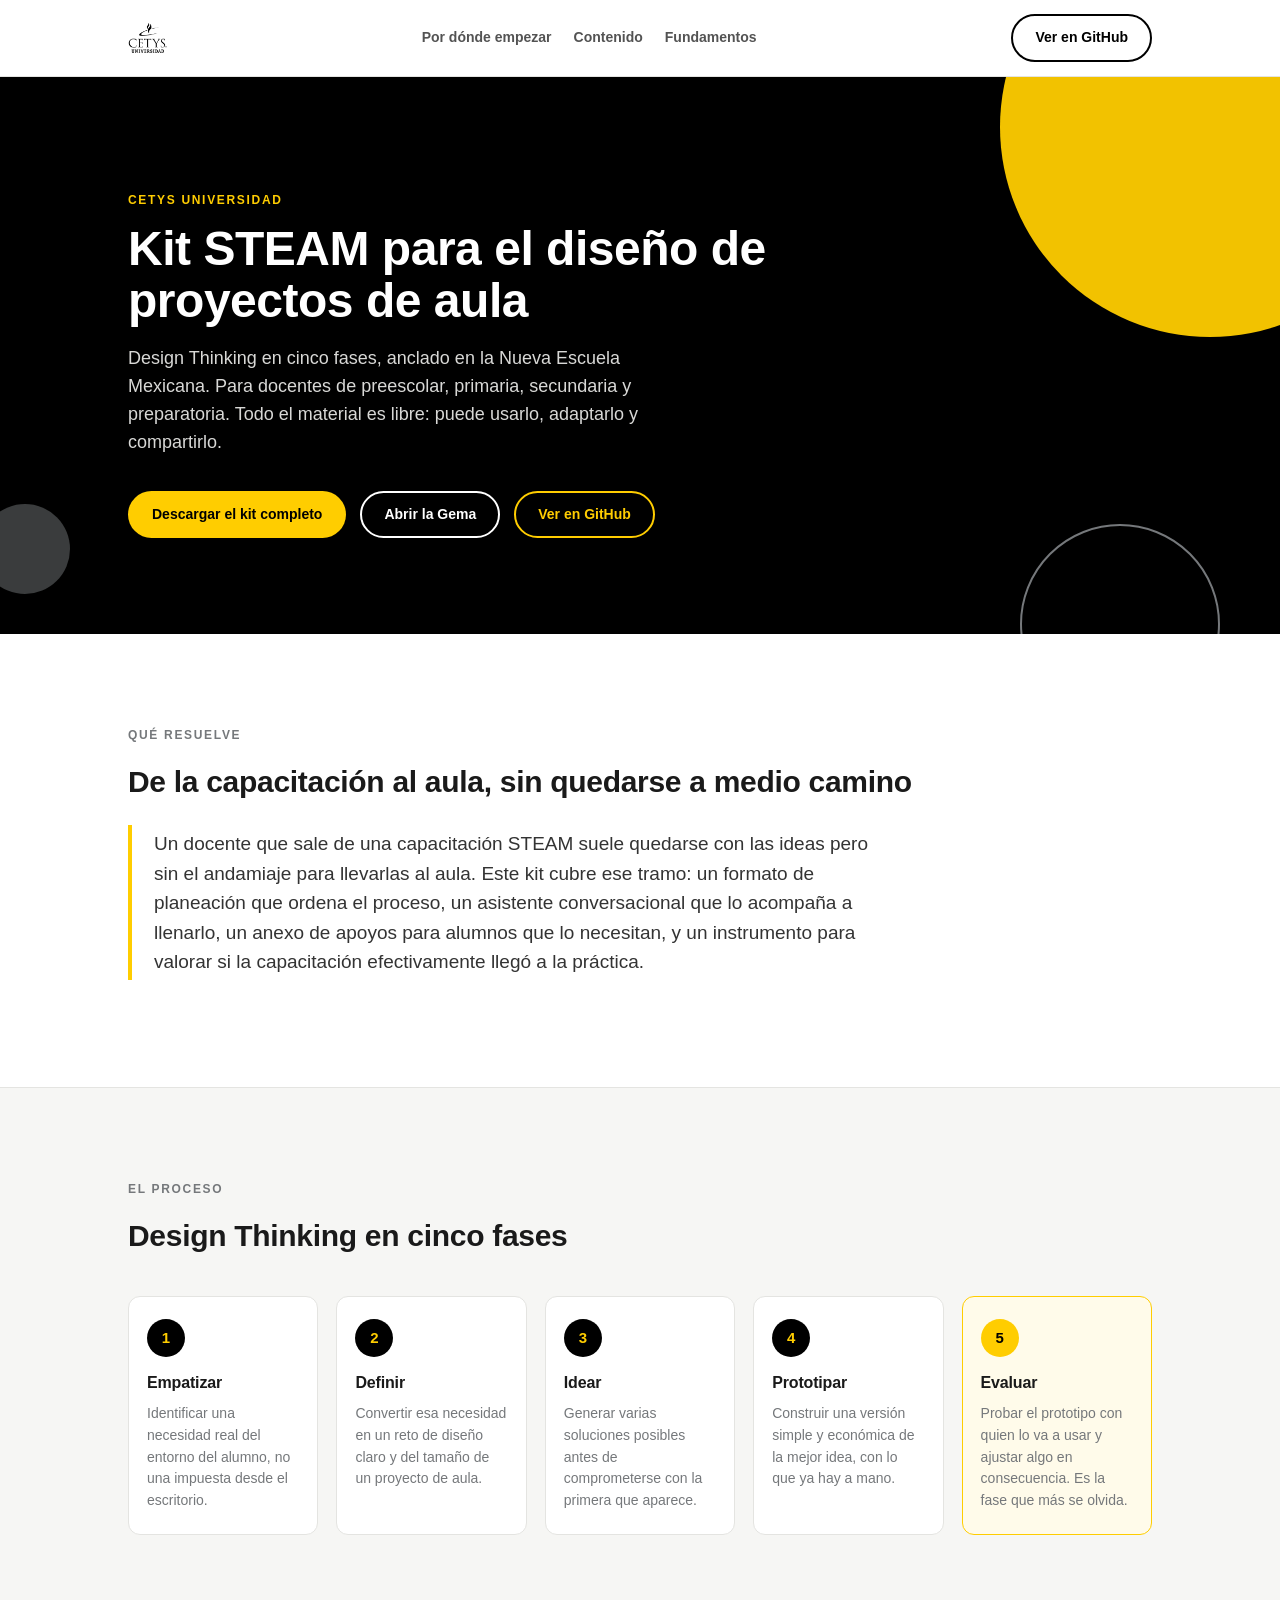
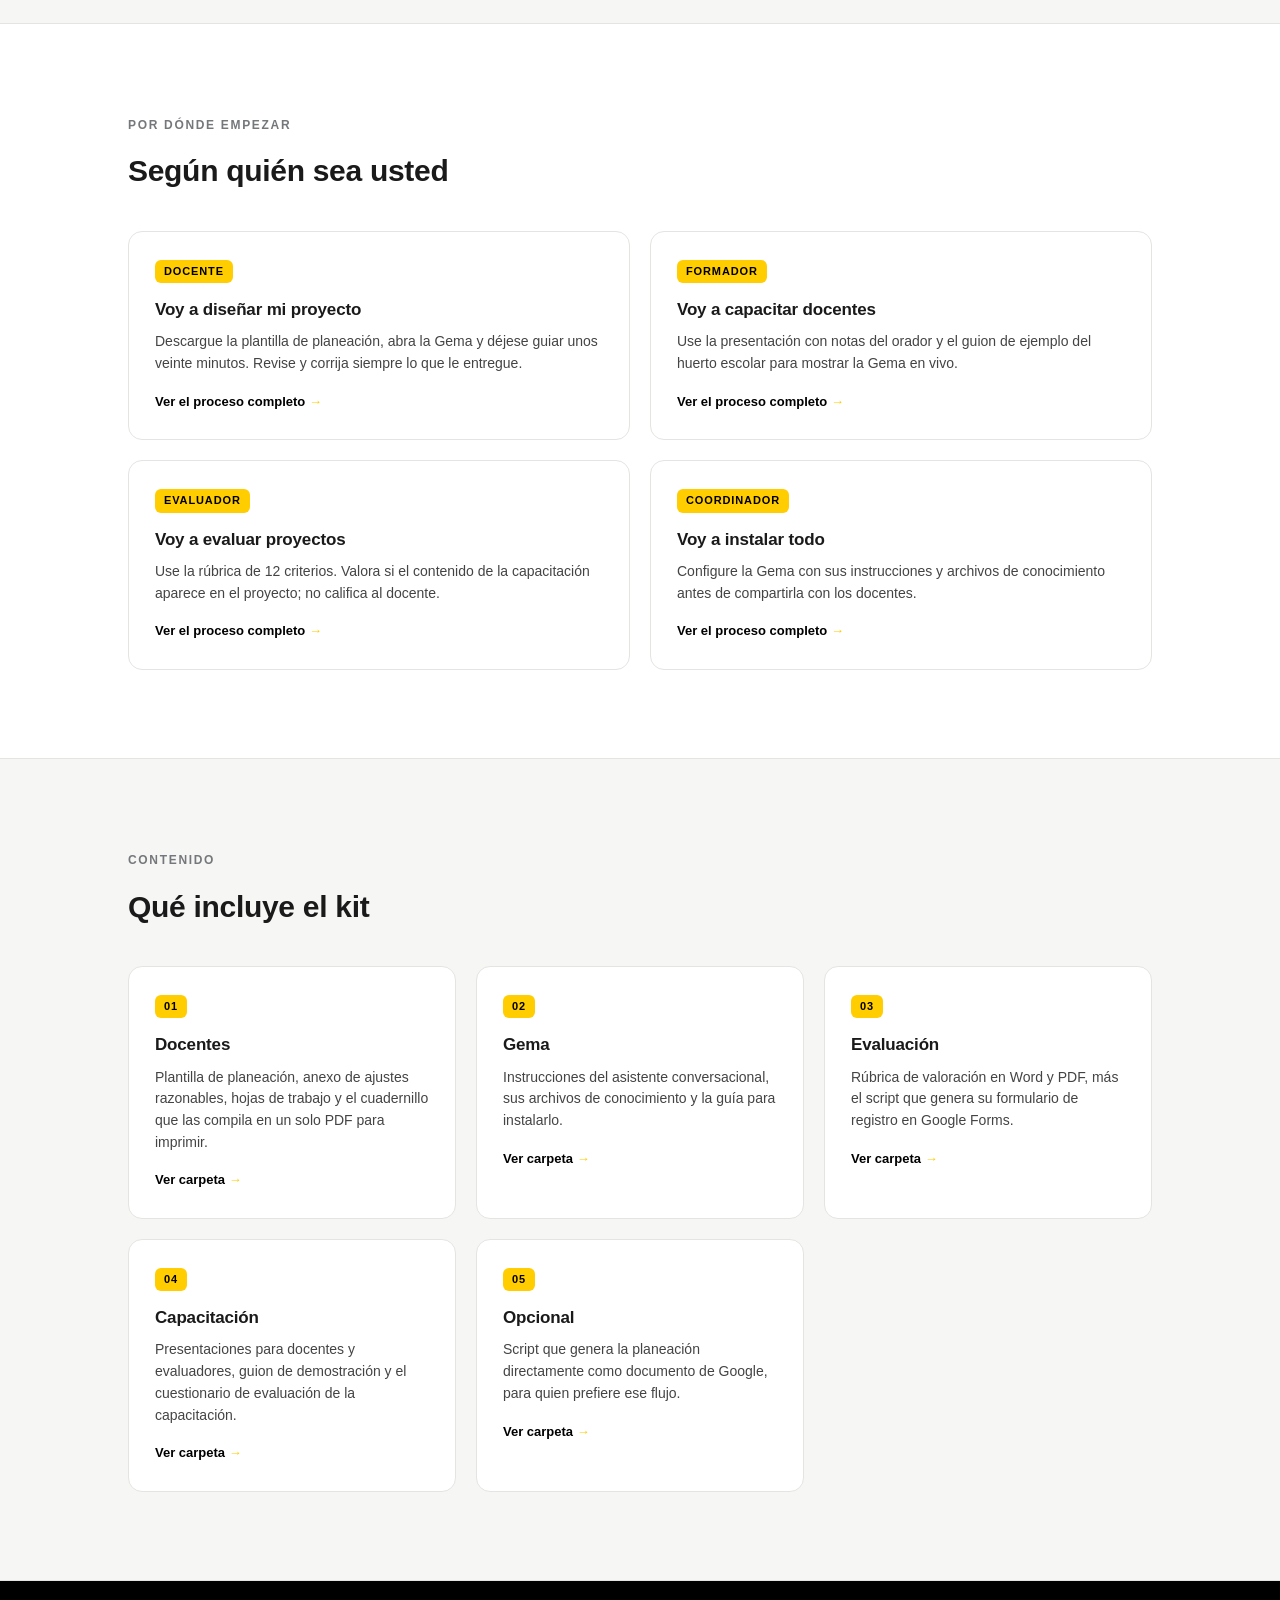
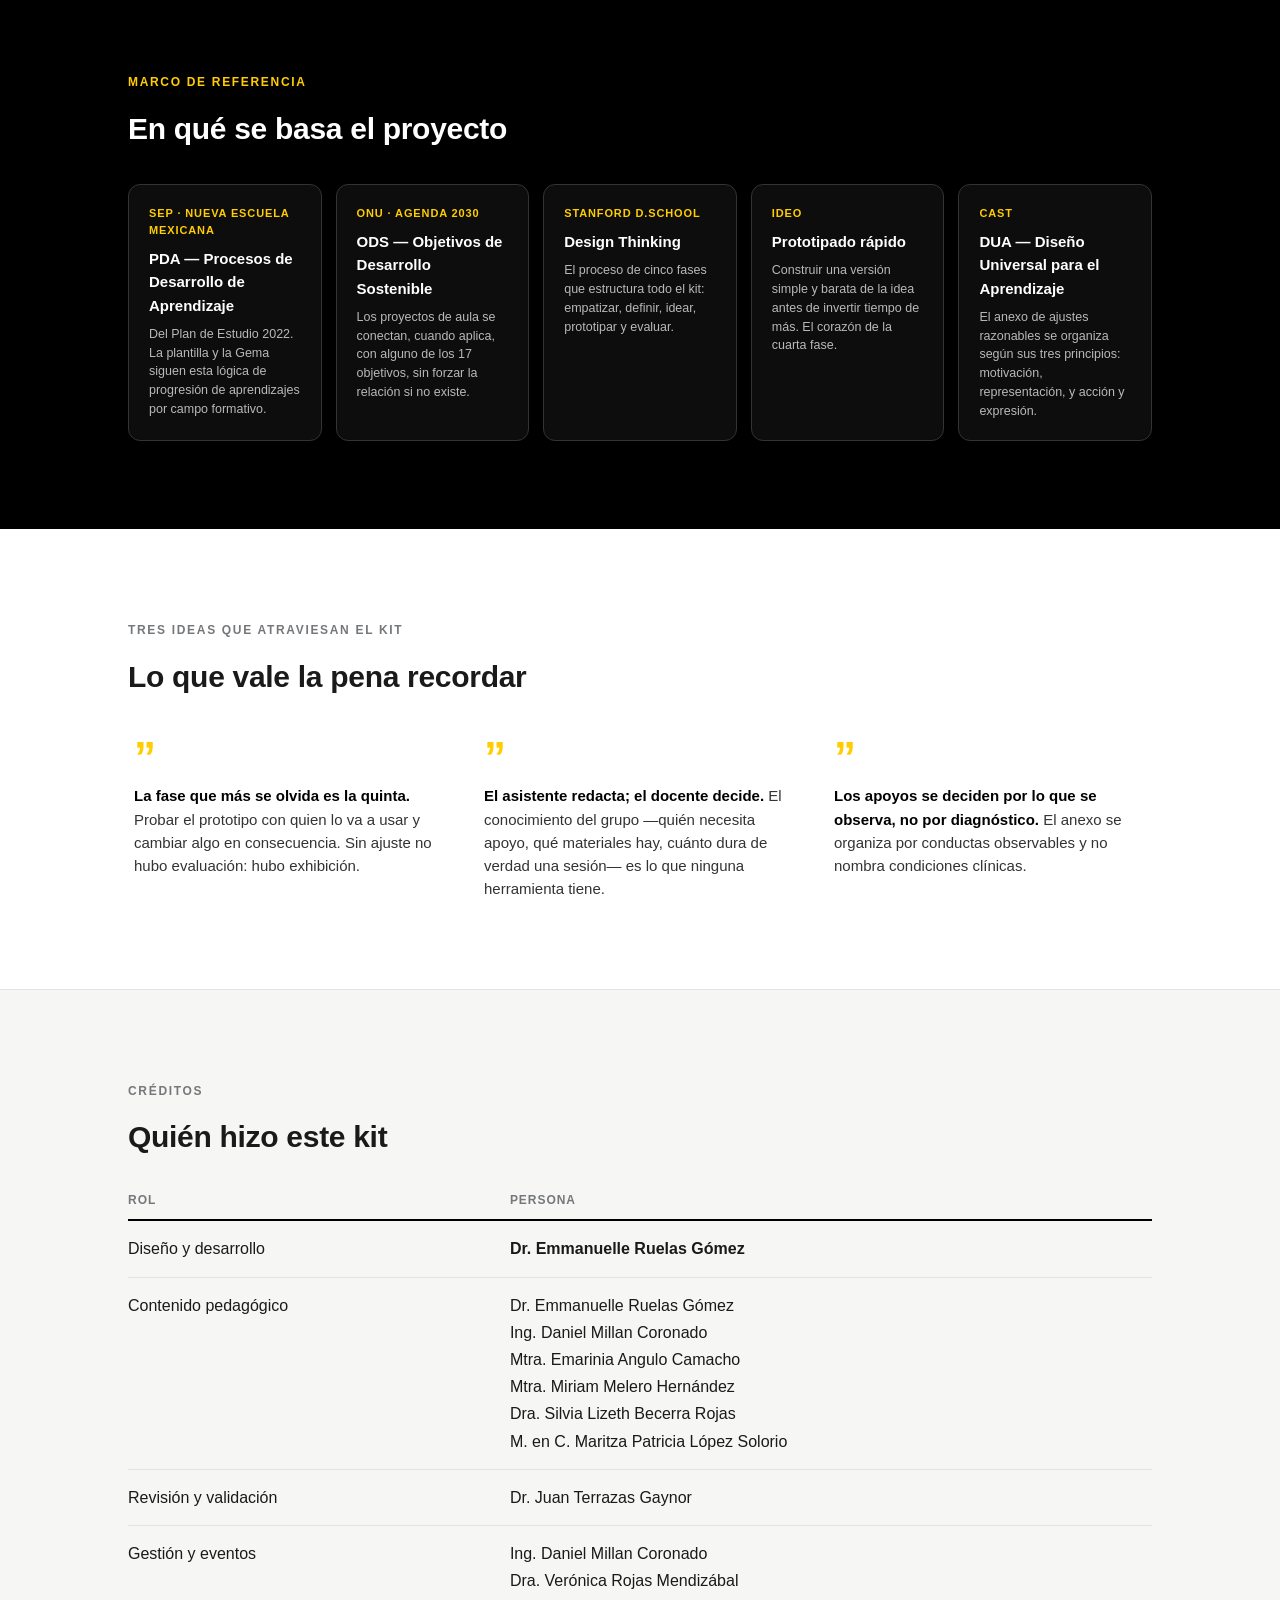
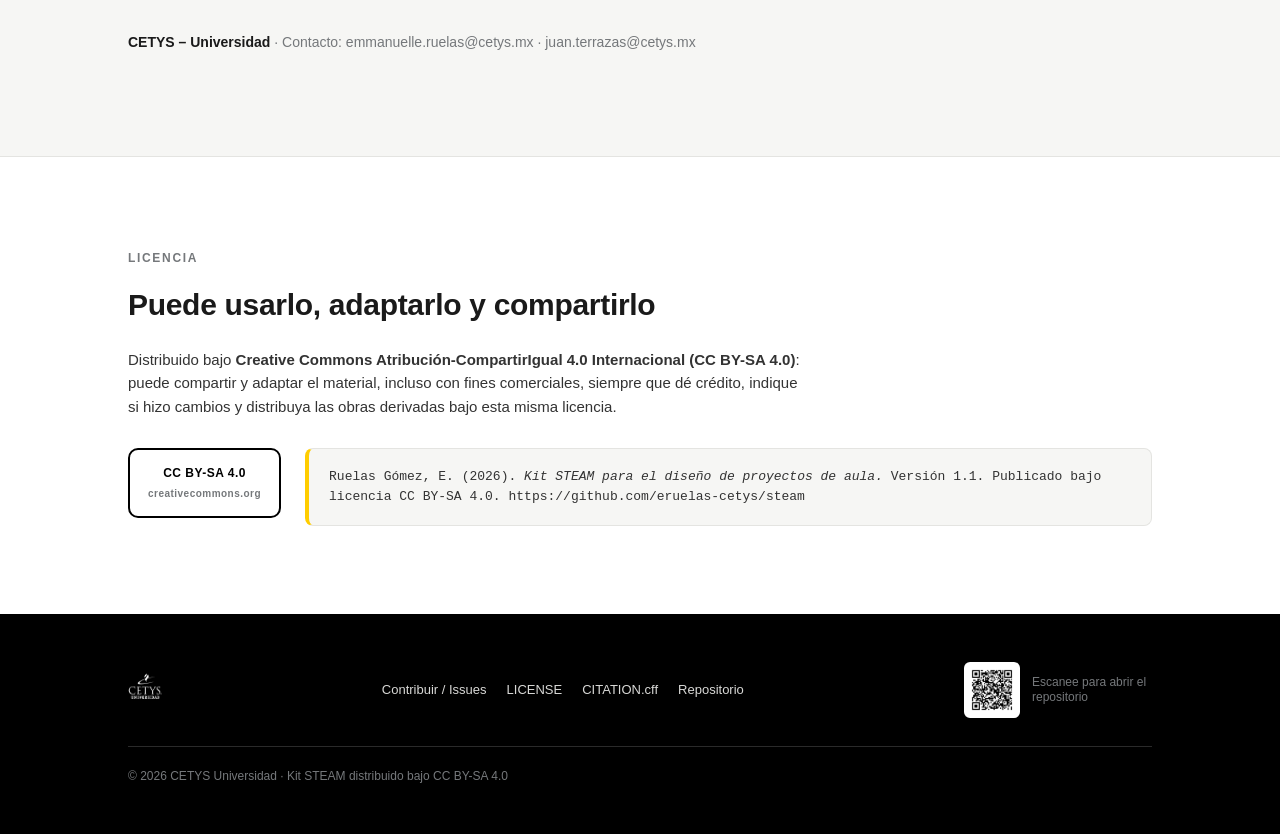
<file: docs/index.html>
<!DOCTYPE html>
<html lang="es">
<head>
<meta charset="UTF-8">
<meta name="viewport" content="width=device-width, initial-scale=1.0">
<title>Kit STEAM · CETYS</title>
<meta name="description" content="Kit completo para el diseño, la implementación y la valoración de proyectos STEAM de aula. Design Thinking en cinco fases, anclado en la Nueva Escuela Mexicana.">
<link rel="stylesheet" href="assets/styles.css">
</head>
<body>

<header class="site-nav">
  <div class="nav-inner">
    <a class="logo-link" href="index.html"><img src="assets/cetys-logotipo-negro.png" alt="CETYS Universidad"></a>
    <nav class="nav-links">
      <a href="#empezar">Por dónde empezar</a>
      <a href="#contenido">Contenido</a>
      <a href="#fundamentos">Fundamentos</a>
    </nav>
    <a class="btn btn-outline-black nav-cta" href="https://github.com/eruelas-cetys/steam" target="_blank" rel="noopener">Ver en GitHub</a>
  </div>
</header>

<!-- 1. HERO -->
<section class="hero">
  <div class="circle c1"></div>
  <div class="circle c2"></div>
  <div class="circle c3"></div>
  <div class="wrap hero-inner">
    <span class="eyebrow on-black">CETYS Universidad</span>
    <h1>Kit STEAM para el diseño de proyectos de aula</h1>
    <p class="lead">Design Thinking en cinco fases, anclado en la Nueva Escuela Mexicana. Para docentes de preescolar, primaria, secundaria y preparatoria. Todo el material es libre: puede usarlo, adaptarlo y compartirlo.</p>
    <div class="hero-ctas">
      <a class="btn btn-yellow" href="https://github.com/eruelas-cetys/steam/releases/latest" target="_blank" rel="noopener">Descargar el kit completo</a>
      <a class="btn btn-outline-white" href="https://gemini.google.com/gem/1CU8PMaLrnnSPqOltSaSx2SMpcUF2O90s?usp=sharing" target="_blank" rel="noopener">Abrir la Gema</a>
      <a class="btn btn-outline-yellow" href="https://github.com/eruelas-cetys/steam" target="_blank" rel="noopener">Ver en GitHub</a>
    </div>
  </div>
</section>

<!-- 2. QUÉ RESUELVE -->
<section>
  <div class="wrap">
    <span class="eyebrow">Qué resuelve</span>
    <h2>De la capacitación al aula, sin quedarse a medio camino</h2>
    <p class="callout">Un docente que sale de una capacitación STEAM suele quedarse con las ideas pero sin el andamiaje para llevarlas al aula. Este kit cubre ese tramo: un formato de planeación que ordena el proceso, un asistente conversacional que lo acompaña a llenarlo, un anexo de apoyos para alumnos que lo necesitan, y un instrumento para valorar si la capacitación efectivamente llegó a la práctica.</p>
  </div>
</section>

<!-- 3. LAS CINCO FASES -->
<section class="fases-section">
  <div class="wrap">
    <span class="eyebrow">El proceso</span>
    <h2>Design Thinking en cinco fases</h2>
    <div class="fases">
      <div class="fase">
        <div class="num">1</div>
        <h3>Empatizar</h3>
        <p>Identificar una necesidad real del entorno del alumno, no una impuesta desde el escritorio.</p>
      </div>
      <div class="fase">
        <div class="num">2</div>
        <h3>Definir</h3>
        <p>Convertir esa necesidad en un reto de diseño claro y del tamaño de un proyecto de aula.</p>
      </div>
      <div class="fase">
        <div class="num">3</div>
        <h3>Idear</h3>
        <p>Generar varias soluciones posibles antes de comprometerse con la primera que aparece.</p>
      </div>
      <div class="fase">
        <div class="num">4</div>
        <h3>Prototipar</h3>
        <p>Construir una versión simple y económica de la mejor idea, con lo que ya hay a mano.</p>
      </div>
      <div class="fase destacada">
        <div class="num">5</div>
        <h3>Evaluar</h3>
        <p>Probar el prototipo con quien lo va a usar y ajustar algo en consecuencia. Es la fase que más se olvida.</p>
      </div>
    </div>
  </div>
</section>

<!-- 4. POR DÓNDE EMPEZAR -->
<section id="empezar">
  <div class="wrap">
    <span class="eyebrow">Por dónde empezar</span>
    <h2>Según quién sea usted</h2>
    <div class="grid-cards">
      <div class="card">
        <span class="tag">Docente</span>
        <h3>Voy a diseñar mi proyecto</h3>
        <p>Descargue la plantilla de planeación, abra la Gema y déjese guiar unos veinte minutos. Revise y corrija siempre lo que le entregue.</p>
        <a class="go" href="docente.html">Ver el proceso completo</a>
      </div>
      <div class="card">
        <span class="tag">Formador</span>
        <h3>Voy a capacitar docentes</h3>
        <p>Use la presentación con notas del orador y el guion de ejemplo del huerto escolar para mostrar la Gema en vivo.</p>
        <a class="go" href="formador.html">Ver el proceso completo</a>
      </div>
      <div class="card">
        <span class="tag">Evaluador</span>
        <h3>Voy a evaluar proyectos</h3>
        <p>Use la rúbrica de 12 criterios. Valora si el contenido de la capacitación aparece en el proyecto; no califica al docente.</p>
        <a class="go" href="evaluador.html">Ver el proceso completo</a>
      </div>
      <div class="card">
        <span class="tag">Coordinador</span>
        <h3>Voy a instalar todo</h3>
        <p>Configure la Gema con sus instrucciones y archivos de conocimiento antes de compartirla con los docentes.</p>
        <a class="go" href="coordinador.html">Ver el proceso completo</a>
      </div>
    </div>
  </div>
</section>

<!-- 5. QUÉ INCLUYE EL KIT -->
<section id="contenido" class="fases-section">
  <div class="wrap">
    <span class="eyebrow">Contenido</span>
    <h2>Qué incluye el kit</h2>
    <div class="grid-cards five">
      <div class="card">
        <span class="tag">01</span>
        <h3>Docentes</h3>
        <p>Plantilla de planeación, anexo de ajustes razonables, hojas de trabajo y el cuadernillo que las compila en un solo PDF para imprimir.</p>
        <a class="go" href="https://github.com/eruelas-cetys/steam/tree/main/01-docentes" target="_blank" rel="noopener">Ver carpeta</a>
      </div>
      <div class="card">
        <span class="tag">02</span>
        <h3>Gema</h3>
        <p>Instrucciones del asistente conversacional, sus archivos de conocimiento y la guía para instalarlo.</p>
        <a class="go" href="https://github.com/eruelas-cetys/steam/tree/main/02-gema" target="_blank" rel="noopener">Ver carpeta</a>
      </div>
      <div class="card">
        <span class="tag">03</span>
        <h3>Evaluación</h3>
        <p>Rúbrica de valoración en Word y PDF, más el script que genera su formulario de registro en Google Forms.</p>
        <a class="go" href="https://github.com/eruelas-cetys/steam/tree/main/03-evaluacion" target="_blank" rel="noopener">Ver carpeta</a>
      </div>
      <div class="card">
        <span class="tag">04</span>
        <h3>Capacitación</h3>
        <p>Presentaciones para docentes y evaluadores, guion de demostración y el cuestionario de evaluación de la capacitación.</p>
        <a class="go" href="https://github.com/eruelas-cetys/steam/tree/main/04-capacitacion" target="_blank" rel="noopener">Ver carpeta</a>
      </div>
      <div class="card">
        <span class="tag">05</span>
        <h3>Opcional</h3>
        <p>Script que genera la planeación directamente como documento de Google, para quien prefiere ese flujo.</p>
        <a class="go" href="https://github.com/eruelas-cetys/steam/tree/main/05-opcional" target="_blank" rel="noopener">Ver carpeta</a>
      </div>
    </div>
  </div>
</section>

<!-- 6. MARCO DE REFERENCIA -->
<section id="fundamentos" class="recursos">
  <div class="wrap">
    <span class="eyebrow on-black">Marco de referencia</span>
    <h2>En qué se basa el proyecto</h2>
    <div class="recursos-grid five">
      <a class="recurso-btn" href="https://www.sep.gob.mx/marcocurricular/" target="_blank" rel="noopener">
        <span class="lbl">SEP · Nueva Escuela Mexicana</span>
        <span class="name">PDA — Procesos de Desarrollo de Aprendizaje</span>
        <p class="desc">Del Plan de Estudio 2022. La plantilla y la Gema siguen esta lógica de progresión de aprendizajes por campo formativo.</p>
      </a>
      <a class="recurso-btn" href="https://www.un.org/sustainabledevelopment/es/" target="_blank" rel="noopener">
        <span class="lbl">ONU · Agenda 2030</span>
        <span class="name">ODS — Objetivos de Desarrollo Sostenible</span>
        <p class="desc">Los proyectos de aula se conectan, cuando aplica, con alguno de los 17 objetivos, sin forzar la relación si no existe.</p>
      </a>
      <a class="recurso-btn" href="https://dschool.stanford.edu/tools/design-thinking-bootleg" target="_blank" rel="noopener">
        <span class="lbl">Stanford d.school</span>
        <span class="name">Design Thinking</span>
        <p class="desc">El proceso de cinco fases que estructura todo el kit: empatizar, definir, idear, prototipar y evaluar.</p>
      </a>
      <a class="recurso-btn" href="https://designthinking.ideo.com/resources/the-d-school-starter-kit" target="_blank" rel="noopener">
        <span class="lbl">IDEO</span>
        <span class="name">Prototipado rápido</span>
        <p class="desc">Construir una versión simple y barata de la idea antes de invertir tiempo de más. El corazón de la cuarta fase.</p>
      </a>
      <a class="recurso-btn" href="https://udlguidelines.cast.org/" target="_blank" rel="noopener">
        <span class="lbl">CAST</span>
        <span class="name">DUA — Diseño Universal para el Aprendizaje</span>
        <p class="desc">El anexo de ajustes razonables se organiza según sus tres principios: motivación, representación, y acción y expresión.</p>
      </a>
    </div>
  </div>
</section>

<!-- 7. TRES IDEAS -->
<section>
  <div class="wrap">
    <span class="eyebrow">Tres ideas que atraviesan el kit</span>
    <h2>Lo que vale la pena recordar</h2>
    <div class="ideas">
      <div class="idea">
        <span class="q">”</span>
        <p><strong>La fase que más se olvida es la quinta.</strong> Probar el prototipo con quien lo va a usar y cambiar algo en consecuencia. Sin ajuste no hubo evaluación: hubo exhibición.</p>
      </div>
      <div class="idea">
        <span class="q">”</span>
        <p><strong>El asistente redacta; el docente decide.</strong> El conocimiento del grupo —quién necesita apoyo, qué materiales hay, cuánto dura de verdad una sesión— es lo que ninguna herramienta tiene.</p>
      </div>
      <div class="idea">
        <span class="q">”</span>
        <p><strong>Los apoyos se deciden por lo que se observa, no por diagnóstico.</strong> El anexo se organiza por conductas observables y no nombra condiciones clínicas.</p>
      </div>
    </div>
  </div>
</section>

<!-- 8. CRÉDITOS E INSTITUCIÓN -->
<section class="creditos-section">
  <div class="wrap">
    <span class="eyebrow">Créditos</span>
    <h2>Quién hizo este kit</h2>
    <table class="creditos">
      <tr><th>Rol</th><th>Persona</th></tr>
      <tr><td>Diseño y desarrollo</td><td><strong>Dr. Emmanuelle Ruelas Gómez</strong></td></tr>
      <tr><td>Contenido pedagógico</td><td>Dr. Emmanuelle Ruelas Gómez<br>Ing. Daniel Millan Coronado<br>Mtra. Emarinia Angulo Camacho<br>Mtra. Miriam Melero Hernández<br>Dra. Silvia Lizeth Becerra Rojas<br>M. en C. Maritza Patricia López Solorio</td></tr>
      <tr><td>Revisión y validación</td><td>Dr. Juan Terrazas Gaynor</td></tr>
      <tr><td>Gestión y eventos</td><td>Ing. Daniel Millan Coronado<br>Dra. Verónica Rojas Mendizábal</td></tr>
    </table>
    <p class="institucion-line"><strong>CETYS – Universidad</strong> · Contacto: emmanuelle.ruelas@cetys.mx · juan.terrazas@cetys.mx</p>
  </div>
</section>

<!-- 9. LICENCIA Y CÓMO CITAR -->
<section>
  <div class="wrap">
    <span class="eyebrow">Licencia</span>
    <h2>Puede usarlo, adaptarlo y compartirlo</h2>
    <p style="max-width:680px; color:#333; font-size:15px;">Distribuido bajo <strong>Creative Commons Atribución-CompartirIgual 4.0 Internacional (CC BY-SA 4.0)</strong>: puede compartir y adaptar el material, incluso con fines comerciales, siempre que dé crédito, indique si hizo cambios y distribuya las obras derivadas bajo esta misma licencia.</p>
    <div class="licencia-box">
      <div class="badge-ccbysa">CC BY-SA 4.0<span>creativecommons.org</span></div>
      <div class="cita-box">Ruelas Gómez, E. (2026). <em>Kit STEAM para el diseño de proyectos de aula.</em> Versión 1.1. Publicado bajo licencia CC BY-SA 4.0. https://github.com/eruelas-cetys/steam</div>
    </div>
  </div>
</section>

<!-- 10. FOOTER -->
<footer>
  <div class="wrap">
    <div class="footer-inner">
      <a class="logo-link" href="index.html"><img src="assets/cetys-logotipo-blanco.png" alt="CETYS Universidad" style="height:26px;"></a>
      <div class="footer-links">
        <a href="https://github.com/eruelas-cetys/steam/issues" target="_blank" rel="noopener">Contribuir / Issues</a>
        <a href="https://github.com/eruelas-cetys/steam/blob/main/LICENSE" target="_blank" rel="noopener">LICENSE</a>
        <a href="https://github.com/eruelas-cetys/steam/blob/main/CITATION.cff" target="_blank" rel="noopener">CITATION.cff</a>
        <a href="https://github.com/eruelas-cetys/steam" target="_blank" rel="noopener">Repositorio</a>
      </div>
      <div class="footer-qr">
        <img src="assets/qr-github.png" alt="Código QR al repositorio en GitHub">
        <span>Escanee para abrir el repositorio</span>
      </div>
    </div>
    <p class="copyright">© 2026 CETYS Universidad · Kit STEAM distribuido bajo CC BY-SA 4.0</p>
  </div>
</footer>

</body>
</html>
</file>
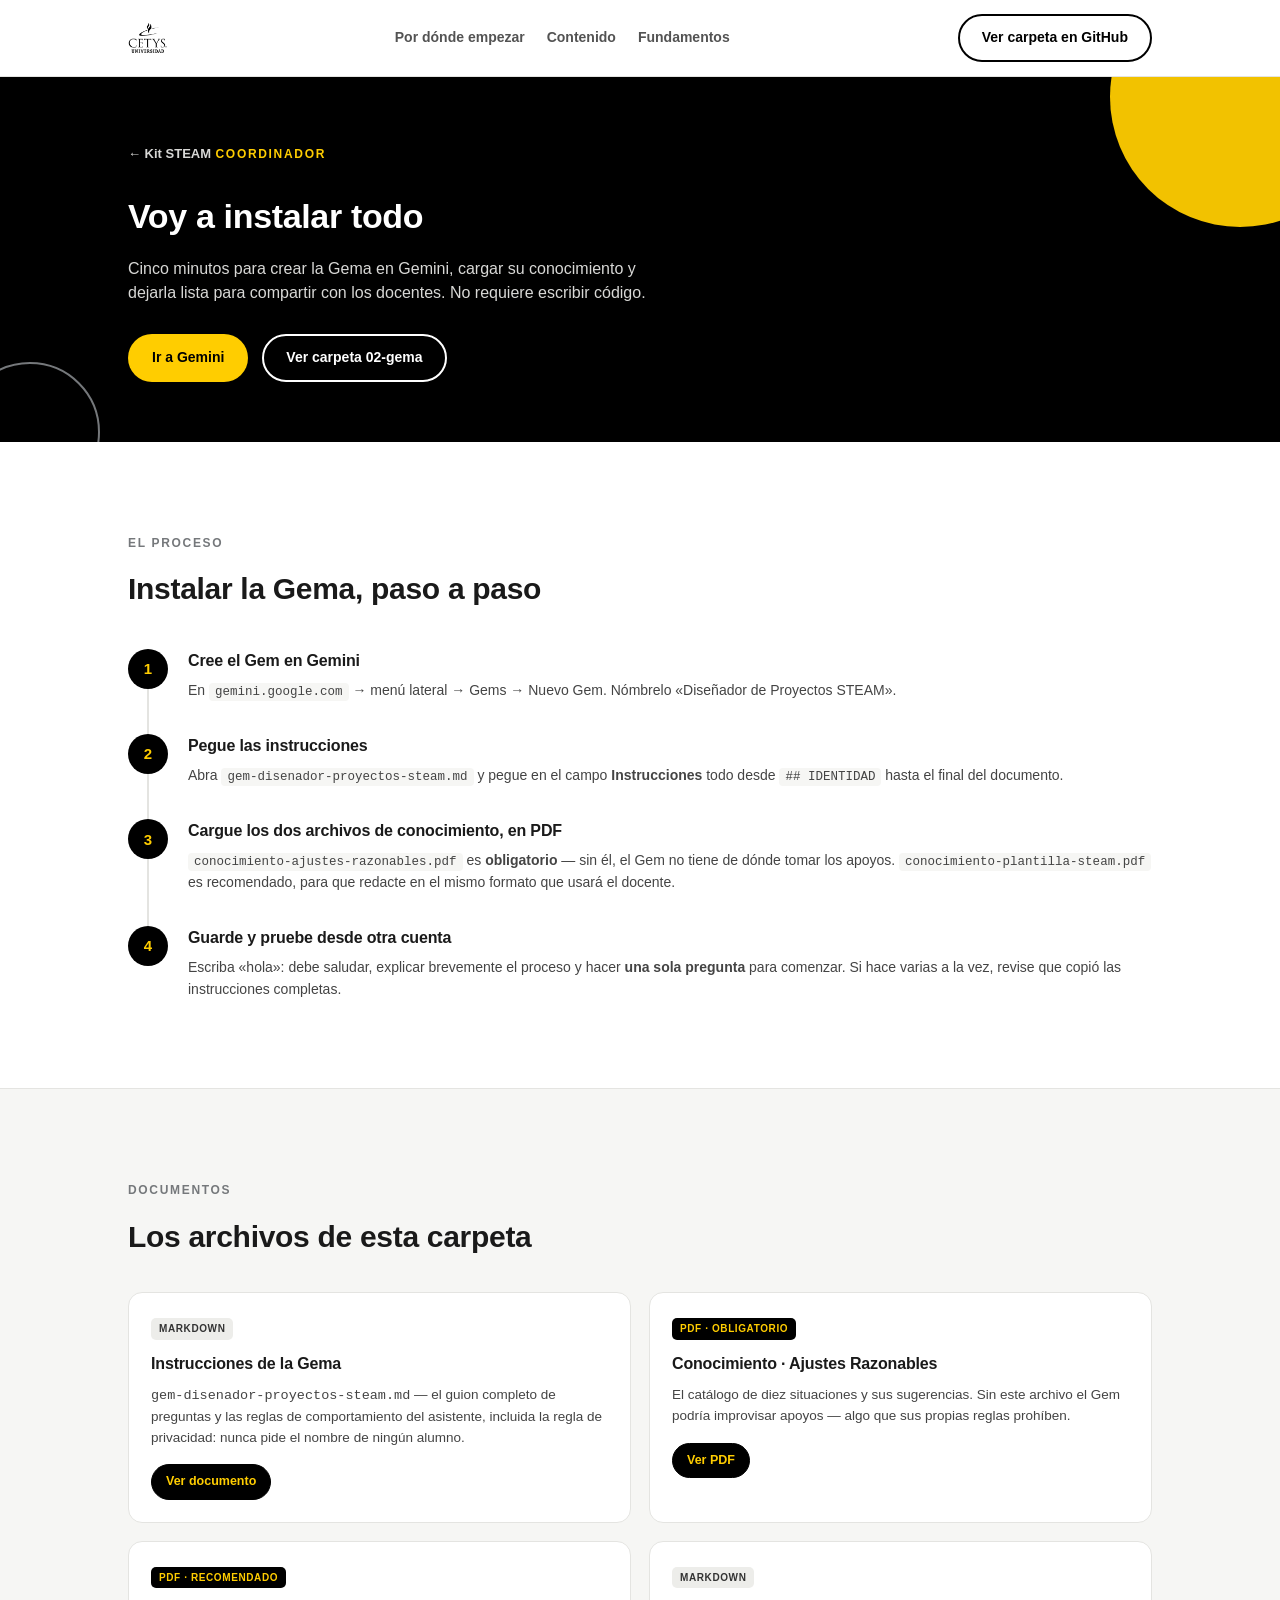
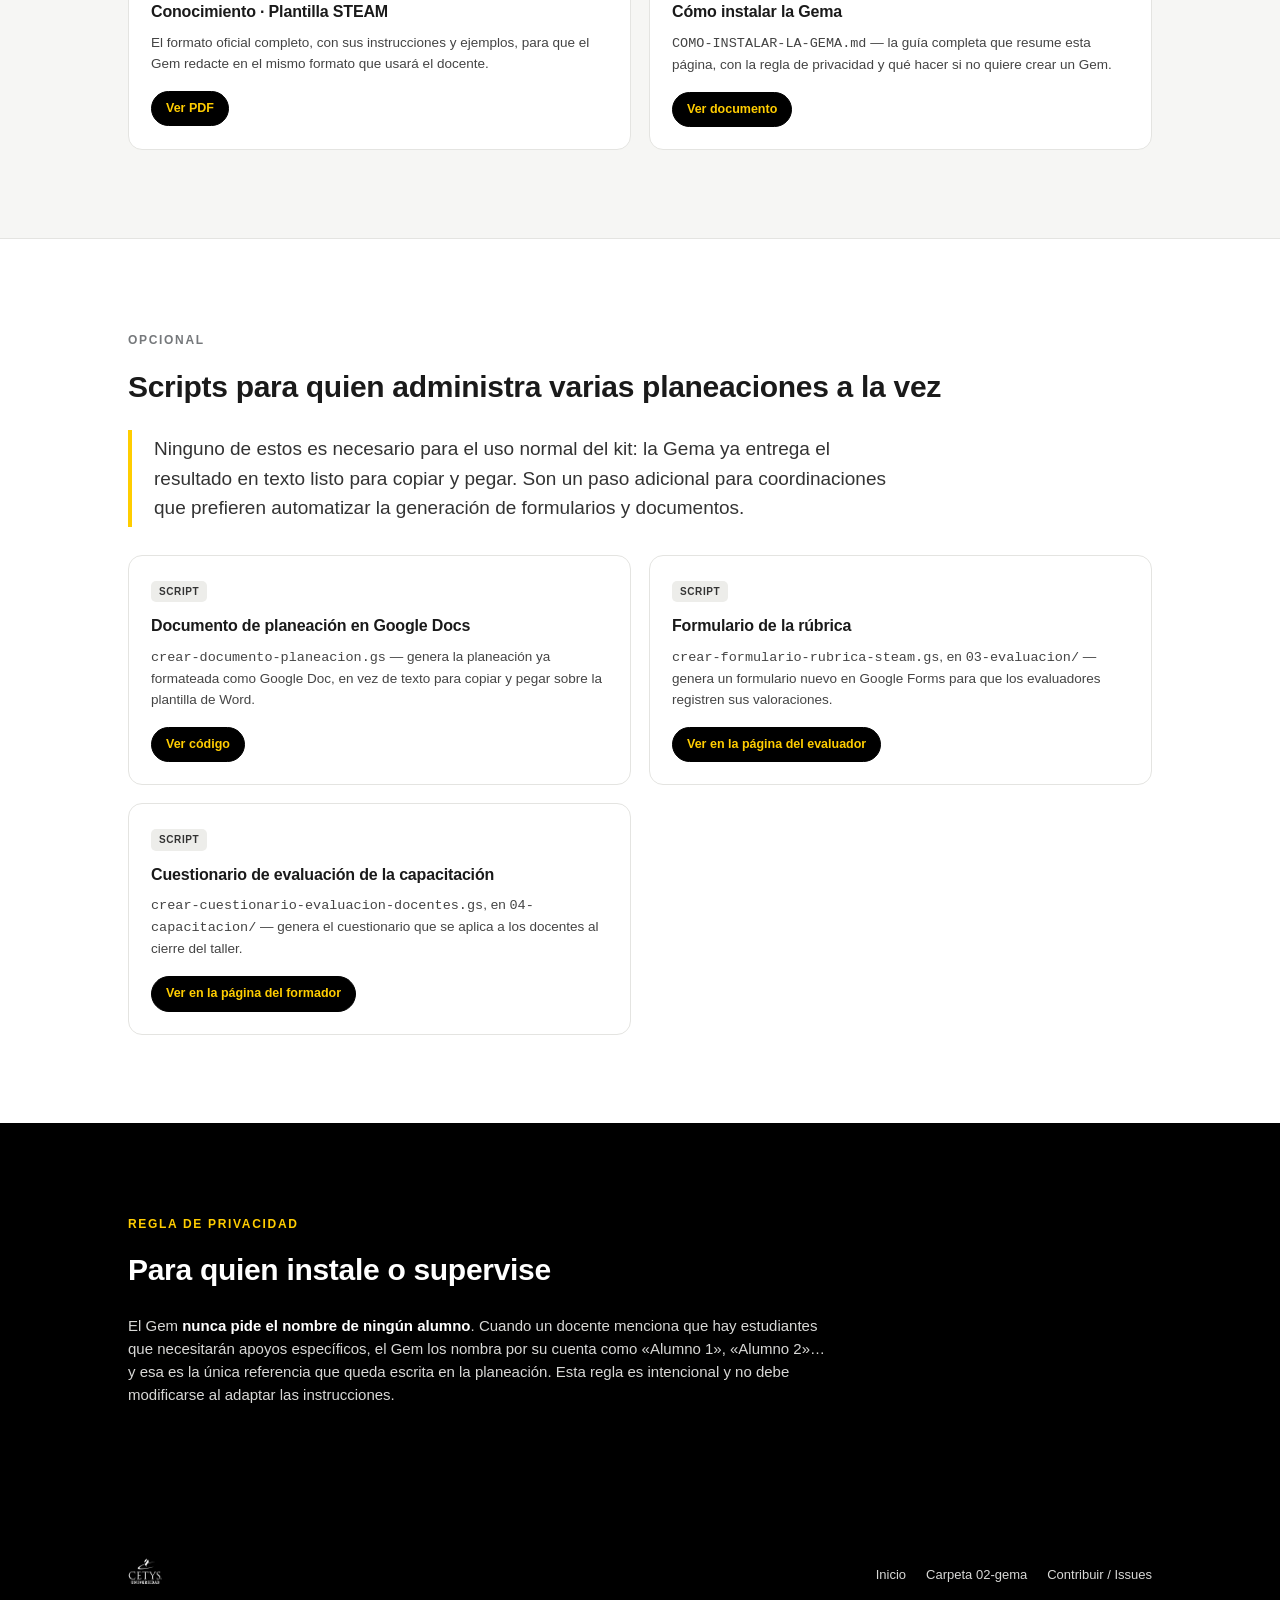
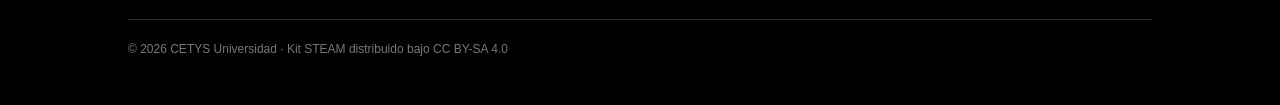
<file: docs/coordinador.html>
<!DOCTYPE html>
<html lang="es">
<head>
<meta charset="UTF-8">
<meta name="viewport" content="width=device-width, initial-scale=1.0">
<title>Coordinador · Kit STEAM · CETYS</title>
<meta name="description" content="Guía detallada para el coordinador: cómo instalar la Gema, cargar su conocimiento y usar los scripts opcionales de Google Apps Script.">
<link rel="stylesheet" href="assets/styles.css">
</head>
<body>

<header class="site-nav">
  <div class="nav-inner">
    <a class="logo-link" href="index.html"><img src="assets/cetys-logotipo-negro.png" alt="CETYS Universidad"></a>
    <nav class="nav-links">
      <a href="index.html#empezar">Por dónde empezar</a>
      <a href="index.html#contenido">Contenido</a>
      <a href="index.html#fundamentos">Fundamentos</a>
    </nav>
    <a class="btn btn-outline-black nav-cta" href="https://github.com/eruelas-cetys/steam/tree/main/02-gema" target="_blank" rel="noopener">Ver carpeta en GitHub</a>
  </div>
</header>

<section class="role-hero">
  <div class="circle rc1"></div>
  <div class="circle rc2"></div>
  <div class="wrap role-hero-inner">
    <a class="breadcrumb" href="index.html">← Kit STEAM</a>
    <span class="eyebrow on-black">Coordinador</span>
    <h1>Voy a instalar todo</h1>
    <p class="lead">Cinco minutos para crear la Gema en Gemini, cargar su conocimiento y dejarla lista para compartir con los docentes. No requiere escribir código.</p>
    <div class="hero-ctas">
      <a class="btn btn-yellow" href="https://gemini.google.com" target="_blank" rel="noopener">Ir a Gemini</a>
      <a class="btn btn-outline-white" href="https://github.com/eruelas-cetys/steam/tree/main/02-gema" target="_blank" rel="noopener">Ver carpeta 02-gema</a>
    </div>
  </div>
</section>

<section>
  <div class="wrap">
    <span class="eyebrow">El proceso</span>
    <h2>Instalar la Gema, paso a paso</h2>
    <div class="steps-list">
      <div class="step">
        <div class="num">1</div>
        <div class="content">
          <h3>Cree el Gem en Gemini</h3>
          <p>En <code>gemini.google.com</code> → menú lateral → Gems → Nuevo Gem. Nómbrelo «Diseñador de Proyectos STEAM».</p>
        </div>
      </div>
      <div class="step">
        <div class="num">2</div>
        <div class="content">
          <h3>Pegue las instrucciones</h3>
          <p>Abra <code>gem-disenador-proyectos-steam.md</code> y pegue en el campo <strong>Instrucciones</strong> todo desde <code>## IDENTIDAD</code> hasta el final del documento.</p>
        </div>
      </div>
      <div class="step">
        <div class="num">3</div>
        <div class="content">
          <h3>Cargue los dos archivos de conocimiento, en PDF</h3>
          <p><code>conocimiento-ajustes-razonables.pdf</code> es <strong>obligatorio</strong> — sin él, el Gem no tiene de dónde tomar los apoyos. <code>conocimiento-plantilla-steam.pdf</code> es recomendado, para que redacte en el mismo formato que usará el docente.</p>
        </div>
      </div>
      <div class="step">
        <div class="num">4</div>
        <div class="content">
          <h3>Guarde y pruebe desde otra cuenta</h3>
          <p>Escriba «hola»: debe saludar, explicar brevemente el proceso y hacer <strong>una sola pregunta</strong> para comenzar. Si hace varias a la vez, revise que copió las instrucciones completas.</p>
        </div>
      </div>
    </div>
  </div>
</section>

<section class="fases-section">
  <div class="wrap">
    <span class="eyebrow">Documentos</span>
    <h2>Los archivos de esta carpeta</h2>
    <div class="doc-cards">
      <div class="doc-card">
        <span class="filetag md">MARKDOWN</span>
        <h3>Instrucciones de la Gema</h3>
        <p><code>gem-disenador-proyectos-steam.md</code> — el guion completo de preguntas y las reglas de comportamiento del asistente, incluida la regla de privacidad: nunca pide el nombre de ningún alumno.</p>
        <div class="doc-links">
          <a class="primary" href="https://github.com/eruelas-cetys/steam/blob/main/02-gema/gem-disenador-proyectos-steam.md" target="_blank" rel="noopener">Ver documento</a>
        </div>
      </div>
      <div class="doc-card">
        <span class="filetag pdf">PDF · OBLIGATORIO</span>
        <h3>Conocimiento · Ajustes Razonables</h3>
        <p>El catálogo de diez situaciones y sus sugerencias. Sin este archivo el Gem podría improvisar apoyos — algo que sus propias reglas prohíben.</p>
        <div class="doc-links">
          <a class="primary" href="https://github.com/eruelas-cetys/steam/blob/main/02-gema/conocimiento-ajustes-razonables.pdf" target="_blank" rel="noopener">Ver PDF</a>
        </div>
      </div>
      <div class="doc-card">
        <span class="filetag pdf">PDF · RECOMENDADO</span>
        <h3>Conocimiento · Plantilla STEAM</h3>
        <p>El formato oficial completo, con sus instrucciones y ejemplos, para que el Gem redacte en el mismo formato que usará el docente.</p>
        <div class="doc-links">
          <a class="primary" href="https://github.com/eruelas-cetys/steam/blob/main/02-gema/conocimiento-plantilla-steam.pdf" target="_blank" rel="noopener">Ver PDF</a>
        </div>
      </div>
      <div class="doc-card">
        <span class="filetag md">MARKDOWN</span>
        <h3>Cómo instalar la Gema</h3>
        <p><code>COMO-INSTALAR-LA-GEMA.md</code> — la guía completa que resume esta página, con la regla de privacidad y qué hacer si no quiere crear un Gem.</p>
        <div class="doc-links">
          <a class="primary" href="https://github.com/eruelas-cetys/steam/blob/main/02-gema/COMO-INSTALAR-LA-GEMA.md" target="_blank" rel="noopener">Ver documento</a>
        </div>
      </div>
    </div>
  </div>
</section>

<section>
  <div class="wrap">
    <span class="eyebrow">Opcional</span>
    <h2>Scripts para quien administra varias planeaciones a la vez</h2>
    <p class="callout">Ninguno de estos es necesario para el uso normal del kit: la Gema ya entrega el resultado en texto listo para copiar y pegar. Son un paso adicional para coordinaciones que prefieren automatizar la generación de formularios y documentos.</p>
    <div class="doc-cards" style="margin-top:28px;">
      <div class="doc-card">
        <span class="filetag code">SCRIPT</span>
        <h3>Documento de planeación en Google Docs</h3>
        <p><code>crear-documento-planeacion.gs</code> — genera la planeación ya formateada como Google Doc, en vez de texto para copiar y pegar sobre la plantilla de Word.</p>
        <div class="doc-links">
          <a class="primary" href="https://github.com/eruelas-cetys/steam/blob/main/05-opcional/crear-documento-planeacion.gs" target="_blank" rel="noopener">Ver código</a>
        </div>
      </div>
      <div class="doc-card">
        <span class="filetag code">SCRIPT</span>
        <h3>Formulario de la rúbrica</h3>
        <p><code>crear-formulario-rubrica-steam.gs</code>, en <code>03-evaluacion/</code> — genera un formulario nuevo en Google Forms para que los evaluadores registren sus valoraciones.</p>
        <div class="doc-links">
          <a class="primary" href="evaluador.html">Ver en la página del evaluador</a>
        </div>
      </div>
      <div class="doc-card">
        <span class="filetag code">SCRIPT</span>
        <h3>Cuestionario de evaluación de la capacitación</h3>
        <p><code>crear-cuestionario-evaluacion-docentes.gs</code>, en <code>04-capacitacion/</code> — genera el cuestionario que se aplica a los docentes al cierre del taller.</p>
        <div class="doc-links">
          <a class="primary" href="formador.html">Ver en la página del formador</a>
        </div>
      </div>
    </div>
  </div>
</section>

<section class="recursos">
  <div class="wrap">
    <span class="eyebrow on-black">Regla de privacidad</span>
    <h2>Para quien instale o supervise</h2>
    <p style="max-width:700px; color:#D8D8D6; font-size:15px;">El Gem <strong style="color:#fff;">nunca pide el nombre de ningún alumno</strong>. Cuando un docente menciona que hay estudiantes que necesitarán apoyos específicos, el Gem los nombra por su cuenta como «Alumno 1», «Alumno 2»… y esa es la única referencia que queda escrita en la planeación. Esta regla es intencional y no debe modificarse al adaptar las instrucciones.</p>
  </div>
</section>

<footer>
  <div class="wrap">
    <div class="footer-inner">
      <a class="logo-link" href="index.html"><img src="assets/cetys-logotipo-blanco.png" alt="CETYS Universidad" style="height:26px;"></a>
      <div class="footer-links">
        <a href="index.html">Inicio</a>
        <a href="https://github.com/eruelas-cetys/steam/tree/main/02-gema" target="_blank" rel="noopener">Carpeta 02-gema</a>
        <a href="https://github.com/eruelas-cetys/steam/issues" target="_blank" rel="noopener">Contribuir / Issues</a>
      </div>
    </div>
    <p class="copyright">© 2026 CETYS Universidad · Kit STEAM distribuido bajo CC BY-SA 4.0</p>
  </div>
</footer>

</body>
</html>
</file>
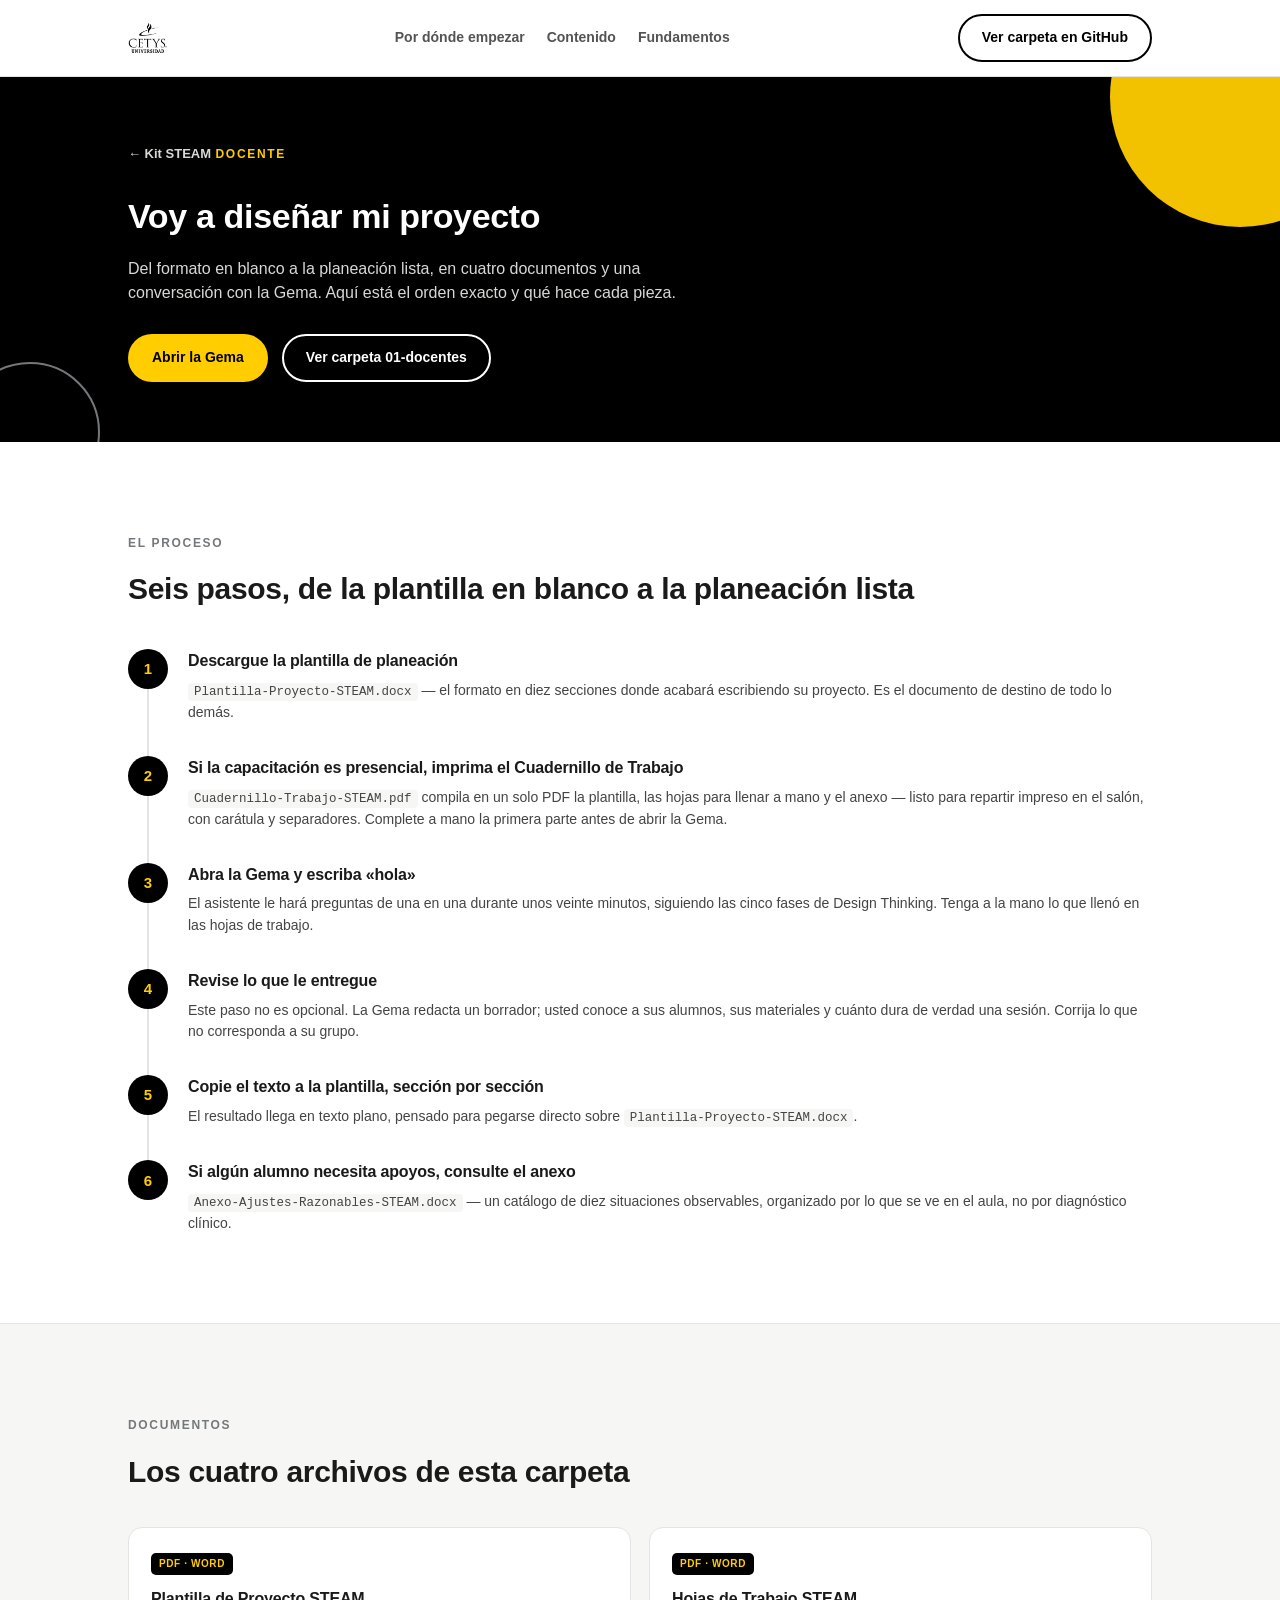
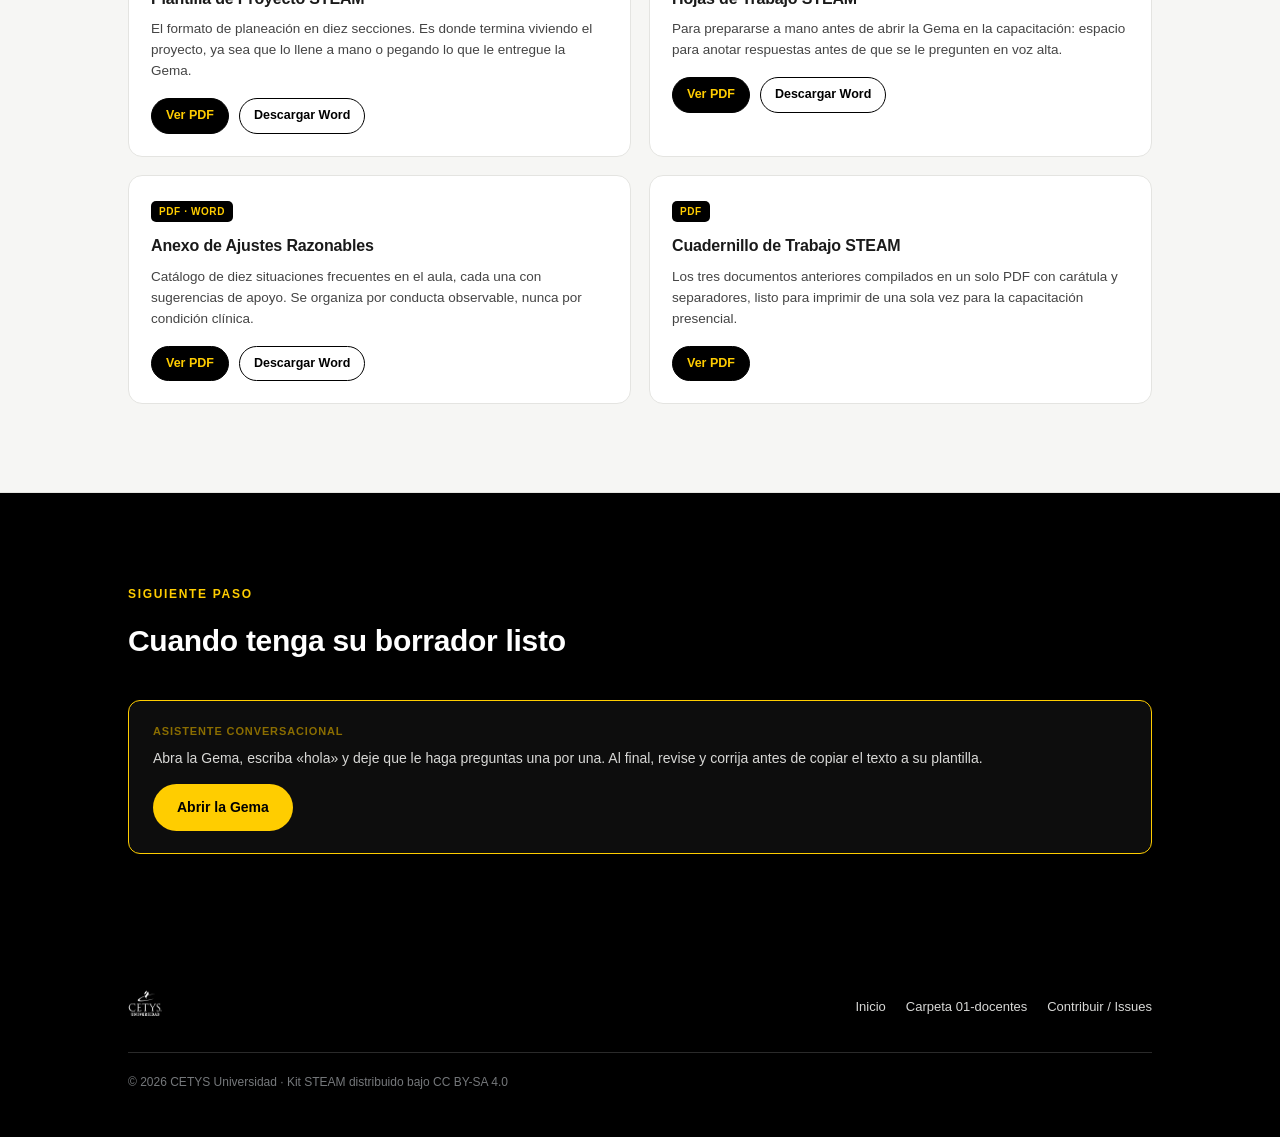
<file: docs/docente.html>
<!DOCTYPE html>
<html lang="es">
<head>
<meta charset="UTF-8">
<meta name="viewport" content="width=device-width, initial-scale=1.0">
<title>Docente · Kit STEAM · CETYS</title>
<meta name="description" content="Guía detallada para el docente: cómo usar la plantilla de planeación, el cuadernillo de trabajo, la Gema y el anexo de ajustes razonables.">
<link rel="stylesheet" href="assets/styles.css">
</head>
<body>

<header class="site-nav">
  <div class="nav-inner">
    <a class="logo-link" href="index.html"><img src="assets/cetys-logotipo-negro.png" alt="CETYS Universidad"></a>
    <nav class="nav-links">
      <a href="index.html#empezar">Por dónde empezar</a>
      <a href="index.html#contenido">Contenido</a>
      <a href="index.html#fundamentos">Fundamentos</a>
    </nav>
    <a class="btn btn-outline-black nav-cta" href="https://github.com/eruelas-cetys/steam/tree/main/01-docentes" target="_blank" rel="noopener">Ver carpeta en GitHub</a>
  </div>
</header>

<section class="role-hero">
  <div class="circle rc1"></div>
  <div class="circle rc2"></div>
  <div class="wrap role-hero-inner">
    <a class="breadcrumb" href="index.html">← Kit STEAM</a>
    <span class="eyebrow on-black">Docente</span>
    <h1>Voy a diseñar mi proyecto</h1>
    <p class="lead">Del formato en blanco a la planeación lista, en cuatro documentos y una conversación con la Gema. Aquí está el orden exacto y qué hace cada pieza.</p>
    <div class="hero-ctas">
      <a class="btn btn-yellow" href="https://gemini.google.com/gem/1CU8PMaLrnnSPqOltSaSx2SMpcUF2O90s?usp=sharing" target="_blank" rel="noopener">Abrir la Gema</a>
      <a class="btn btn-outline-white" href="https://github.com/eruelas-cetys/steam/tree/main/01-docentes" target="_blank" rel="noopener">Ver carpeta 01-docentes</a>
    </div>
  </div>
</section>

<section>
  <div class="wrap">
    <span class="eyebrow">El proceso</span>
    <h2>Seis pasos, de la plantilla en blanco a la planeación lista</h2>
    <div class="steps-list">
      <div class="step">
        <div class="num">1</div>
        <div class="content">
          <h3>Descargue la plantilla de planeación</h3>
          <p><code>Plantilla-Proyecto-STEAM.docx</code> — el formato en diez secciones donde acabará escribiendo su proyecto. Es el documento de destino de todo lo demás.</p>
        </div>
      </div>
      <div class="step">
        <div class="num">2</div>
        <div class="content">
          <h3>Si la capacitación es presencial, imprima el Cuadernillo de Trabajo</h3>
          <p><code>Cuadernillo-Trabajo-STEAM.pdf</code> compila en un solo PDF la plantilla, las hojas para llenar a mano y el anexo — listo para repartir impreso en el salón, con carátula y separadores. Complete a mano la primera parte antes de abrir la Gema.</p>
        </div>
      </div>
      <div class="step">
        <div class="num">3</div>
        <div class="content">
          <h3>Abra la Gema y escriba «hola»</h3>
          <p>El asistente le hará preguntas de una en una durante unos veinte minutos, siguiendo las cinco fases de Design Thinking. Tenga a la mano lo que llenó en las hojas de trabajo.</p>
        </div>
      </div>
      <div class="step">
        <div class="num">4</div>
        <div class="content">
          <h3>Revise lo que le entregue</h3>
          <p>Este paso no es opcional. La Gema redacta un borrador; usted conoce a sus alumnos, sus materiales y cuánto dura de verdad una sesión. Corrija lo que no corresponda a su grupo.</p>
        </div>
      </div>
      <div class="step">
        <div class="num">5</div>
        <div class="content">
          <h3>Copie el texto a la plantilla, sección por sección</h3>
          <p>El resultado llega en texto plano, pensado para pegarse directo sobre <code>Plantilla-Proyecto-STEAM.docx</code>.</p>
        </div>
      </div>
      <div class="step">
        <div class="num">6</div>
        <div class="content">
          <h3>Si algún alumno necesita apoyos, consulte el anexo</h3>
          <p><code>Anexo-Ajustes-Razonables-STEAM.docx</code> — un catálogo de diez situaciones observables, organizado por lo que se ve en el aula, no por diagnóstico clínico.</p>
        </div>
      </div>
    </div>
  </div>
</section>

<section class="fases-section">
  <div class="wrap">
    <span class="eyebrow">Documentos</span>
    <h2>Los cuatro archivos de esta carpeta</h2>
    <div class="doc-cards">
      <div class="doc-card">
        <span class="filetag pdf">PDF · WORD</span>
        <h3>Plantilla de Proyecto STEAM</h3>
        <p>El formato de planeación en diez secciones. Es donde termina viviendo el proyecto, ya sea que lo llene a mano o pegando lo que le entregue la Gema.</p>
        <div class="doc-links">
          <a class="primary" href="https://github.com/eruelas-cetys/steam/blob/main/01-docentes/Plantilla-Proyecto-STEAM.pdf" target="_blank" rel="noopener">Ver PDF</a>
          <a href="https://github.com/eruelas-cetys/steam/raw/main/01-docentes/Plantilla-Proyecto-STEAM.docx">Descargar Word</a>
        </div>
      </div>
      <div class="doc-card">
        <span class="filetag pdf">PDF · WORD</span>
        <h3>Hojas de Trabajo STEAM</h3>
        <p>Para prepararse a mano antes de abrir la Gema en la capacitación: espacio para anotar respuestas antes de que se le pregunten en voz alta.</p>
        <div class="doc-links">
          <a class="primary" href="https://github.com/eruelas-cetys/steam/blob/main/01-docentes/Hojas-Trabajo-STEAM.pdf" target="_blank" rel="noopener">Ver PDF</a>
          <a href="https://github.com/eruelas-cetys/steam/raw/main/01-docentes/Hojas-Trabajo-STEAM.docx">Descargar Word</a>
        </div>
      </div>
      <div class="doc-card">
        <span class="filetag pdf">PDF · WORD</span>
        <h3>Anexo de Ajustes Razonables</h3>
        <p>Catálogo de diez situaciones frecuentes en el aula, cada una con sugerencias de apoyo. Se organiza por conducta observable, nunca por condición clínica.</p>
        <div class="doc-links">
          <a class="primary" href="https://github.com/eruelas-cetys/steam/blob/main/01-docentes/Anexo-Ajustes-Razonables-STEAM.pdf" target="_blank" rel="noopener">Ver PDF</a>
          <a href="https://github.com/eruelas-cetys/steam/raw/main/01-docentes/Anexo-Ajustes-Razonables-STEAM.docx">Descargar Word</a>
        </div>
      </div>
      <div class="doc-card">
        <span class="filetag pdf">PDF</span>
        <h3>Cuadernillo de Trabajo STEAM</h3>
        <p>Los tres documentos anteriores compilados en un solo PDF con carátula y separadores, listo para imprimir de una sola vez para la capacitación presencial.</p>
        <div class="doc-links">
          <a class="primary" href="https://github.com/eruelas-cetys/steam/blob/main/01-docentes/Cuadernillo-Trabajo-STEAM.pdf" target="_blank" rel="noopener">Ver PDF</a>
        </div>
      </div>
    </div>
  </div>
</section>

<section class="recursos">
  <div class="wrap">
    <span class="eyebrow on-black">Siguiente paso</span>
    <h2>Cuando tenga su borrador listo</h2>
    <div class="form-callout" style="background:#0D0D0D; border-color:var(--yellow);">
      <span class="lbl">Asistente conversacional</span>
      <p style="color:#D8D8D6;">Abra la Gema, escriba «hola» y deje que le haga preguntas una por una. Al final, revise y corrija antes de copiar el texto a su plantilla.</p>
      <a class="btn btn-yellow" href="https://gemini.google.com/gem/1CU8PMaLrnnSPqOltSaSx2SMpcUF2O90s?usp=sharing" target="_blank" rel="noopener">Abrir la Gema</a>
    </div>
  </div>
</section>

<footer>
  <div class="wrap">
    <div class="footer-inner">
      <a class="logo-link" href="index.html"><img src="assets/cetys-logotipo-blanco.png" alt="CETYS Universidad" style="height:26px;"></a>
      <div class="footer-links">
        <a href="index.html">Inicio</a>
        <a href="https://github.com/eruelas-cetys/steam/tree/main/01-docentes" target="_blank" rel="noopener">Carpeta 01-docentes</a>
        <a href="https://github.com/eruelas-cetys/steam/issues" target="_blank" rel="noopener">Contribuir / Issues</a>
      </div>
    </div>
    <p class="copyright">© 2026 CETYS Universidad · Kit STEAM distribuido bajo CC BY-SA 4.0</p>
  </div>
</footer>

</body>
</html>
</file>
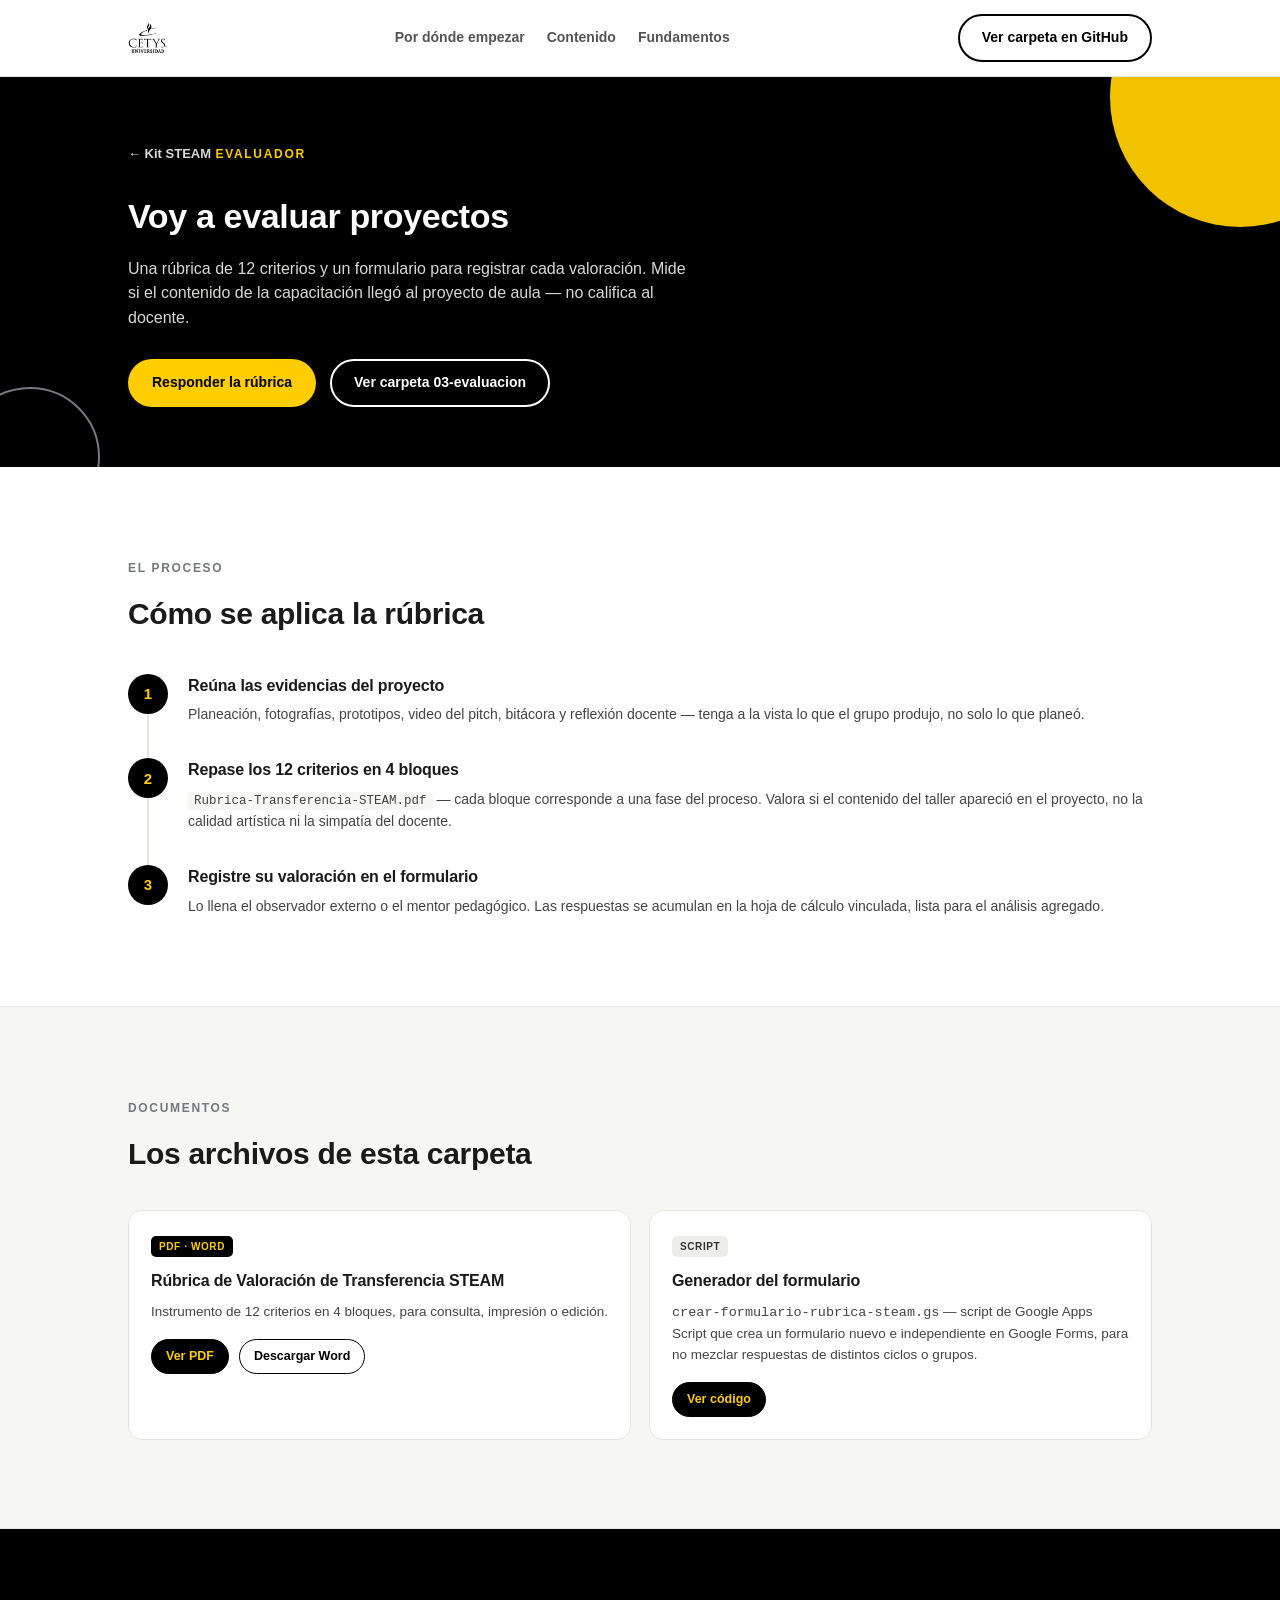
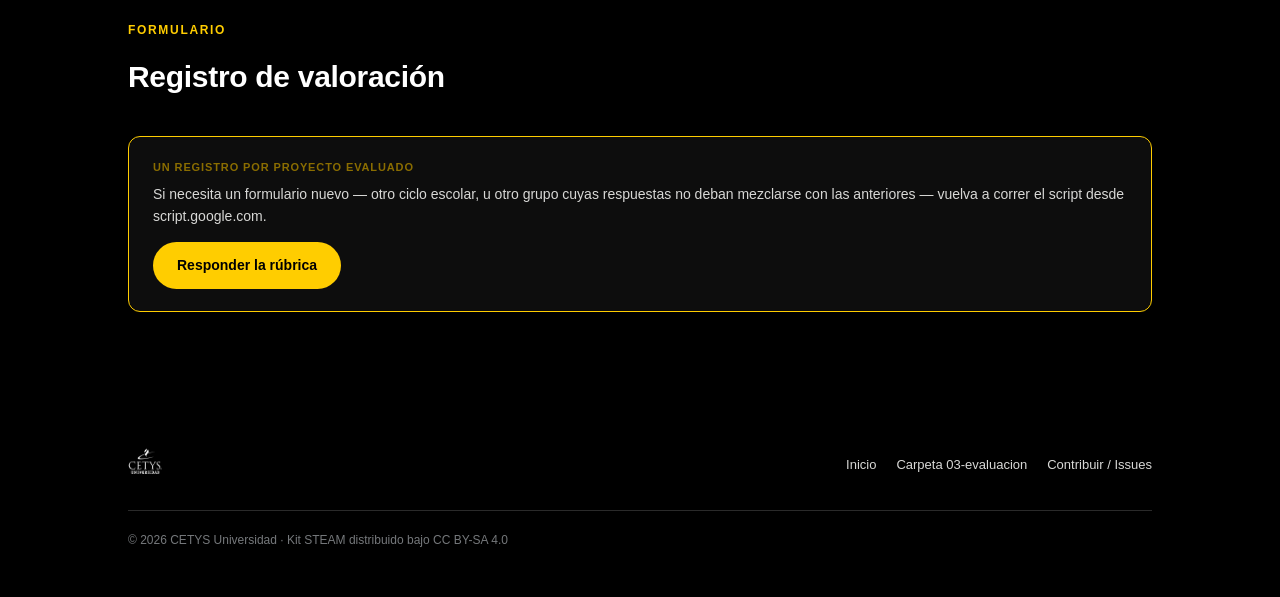
<file: docs/evaluador.html>
<!DOCTYPE html>
<html lang="es">
<head>
<meta charset="UTF-8">
<meta name="viewport" content="width=device-width, initial-scale=1.0">
<title>Evaluador · Kit STEAM · CETYS</title>
<meta name="description" content="Guía detallada para el evaluador: la rúbrica de transferencia STEAM, sus 12 criterios y el formulario para registrar cada valoración.">
<link rel="stylesheet" href="assets/styles.css">
</head>
<body>

<header class="site-nav">
  <div class="nav-inner">
    <a class="logo-link" href="index.html"><img src="assets/cetys-logotipo-negro.png" alt="CETYS Universidad"></a>
    <nav class="nav-links">
      <a href="index.html#empezar">Por dónde empezar</a>
      <a href="index.html#contenido">Contenido</a>
      <a href="index.html#fundamentos">Fundamentos</a>
    </nav>
    <a class="btn btn-outline-black nav-cta" href="https://github.com/eruelas-cetys/steam/tree/main/03-evaluacion" target="_blank" rel="noopener">Ver carpeta en GitHub</a>
  </div>
</header>

<section class="role-hero">
  <div class="circle rc1"></div>
  <div class="circle rc2"></div>
  <div class="wrap role-hero-inner">
    <a class="breadcrumb" href="index.html">← Kit STEAM</a>
    <span class="eyebrow on-black">Evaluador</span>
    <h1>Voy a evaluar proyectos</h1>
    <p class="lead">Una rúbrica de 12 criterios y un formulario para registrar cada valoración. Mide si el contenido de la capacitación llegó al proyecto de aula — no califica al docente.</p>
    <div class="hero-ctas">
      <a class="btn btn-yellow" href="https://docs.google.com/forms/d/e/1FAIpQLSeCytcj24HPUlsNartHKzY84aU4B8jr36hXEk-FzbSuSA4kmQ/viewform" target="_blank" rel="noopener">Responder la rúbrica</a>
      <a class="btn btn-outline-white" href="https://github.com/eruelas-cetys/steam/tree/main/03-evaluacion" target="_blank" rel="noopener">Ver carpeta 03-evaluacion</a>
    </div>
  </div>
</section>

<section>
  <div class="wrap">
    <span class="eyebrow">El proceso</span>
    <h2>Cómo se aplica la rúbrica</h2>
    <div class="steps-list">
      <div class="step">
        <div class="num">1</div>
        <div class="content">
          <h3>Reúna las evidencias del proyecto</h3>
          <p>Planeación, fotografías, prototipos, video del pitch, bitácora y reflexión docente — tenga a la vista lo que el grupo produjo, no solo lo que planeó.</p>
        </div>
      </div>
      <div class="step">
        <div class="num">2</div>
        <div class="content">
          <h3>Repase los 12 criterios en 4 bloques</h3>
          <p><code>Rubrica-Transferencia-STEAM.pdf</code> — cada bloque corresponde a una fase del proceso. Valora si el contenido del taller apareció en el proyecto, no la calidad artística ni la simpatía del docente.</p>
        </div>
      </div>
      <div class="step">
        <div class="num">3</div>
        <div class="content">
          <h3>Registre su valoración en el formulario</h3>
          <p>Lo llena el observador externo o el mentor pedagógico. Las respuestas se acumulan en la hoja de cálculo vinculada, lista para el análisis agregado.</p>
        </div>
      </div>
    </div>
  </div>
</section>

<section class="fases-section">
  <div class="wrap">
    <span class="eyebrow">Documentos</span>
    <h2>Los archivos de esta carpeta</h2>
    <div class="doc-cards">
      <div class="doc-card">
        <span class="filetag pdf">PDF · WORD</span>
        <h3>Rúbrica de Valoración de Transferencia STEAM</h3>
        <p>Instrumento de 12 criterios en 4 bloques, para consulta, impresión o edición.</p>
        <div class="doc-links">
          <a class="primary" href="https://github.com/eruelas-cetys/steam/blob/main/03-evaluacion/Rubrica-Transferencia-STEAM.pdf" target="_blank" rel="noopener">Ver PDF</a>
          <a href="https://github.com/eruelas-cetys/steam/raw/main/03-evaluacion/Rubrica-Transferencia-STEAM.docx">Descargar Word</a>
        </div>
      </div>
      <div class="doc-card">
        <span class="filetag code">SCRIPT</span>
        <h3>Generador del formulario</h3>
        <p><code>crear-formulario-rubrica-steam.gs</code> — script de Google Apps Script que crea un formulario nuevo e independiente en Google Forms, para no mezclar respuestas de distintos ciclos o grupos.</p>
        <div class="doc-links">
          <a class="primary" href="https://github.com/eruelas-cetys/steam/blob/main/03-evaluacion/crear-formulario-rubrica-steam.gs" target="_blank" rel="noopener">Ver código</a>
        </div>
      </div>
    </div>
  </div>
</section>

<section class="recursos">
  <div class="wrap">
    <span class="eyebrow on-black">Formulario</span>
    <h2>Registro de valoración</h2>
    <div class="form-callout" style="background:#0D0D0D; border-color:var(--yellow);">
      <span class="lbl">Un registro por proyecto evaluado</span>
      <p style="color:#D8D8D6;">Si necesita un formulario nuevo — otro ciclo escolar, u otro grupo cuyas respuestas no deban mezclarse con las anteriores — vuelva a correr el script desde script.google.com.</p>
      <a class="btn btn-yellow" href="https://docs.google.com/forms/d/e/1FAIpQLSeCytcj24HPUlsNartHKzY84aU4B8jr36hXEk-FzbSuSA4kmQ/viewform" target="_blank" rel="noopener">Responder la rúbrica</a>
    </div>
  </div>
</section>

<footer>
  <div class="wrap">
    <div class="footer-inner">
      <a class="logo-link" href="index.html"><img src="assets/cetys-logotipo-blanco.png" alt="CETYS Universidad" style="height:26px;"></a>
      <div class="footer-links">
        <a href="index.html">Inicio</a>
        <a href="https://github.com/eruelas-cetys/steam/tree/main/03-evaluacion" target="_blank" rel="noopener">Carpeta 03-evaluacion</a>
        <a href="https://github.com/eruelas-cetys/steam/issues" target="_blank" rel="noopener">Contribuir / Issues</a>
      </div>
    </div>
    <p class="copyright">© 2026 CETYS Universidad · Kit STEAM distribuido bajo CC BY-SA 4.0</p>
  </div>
</footer>

</body>
</html>
</file>
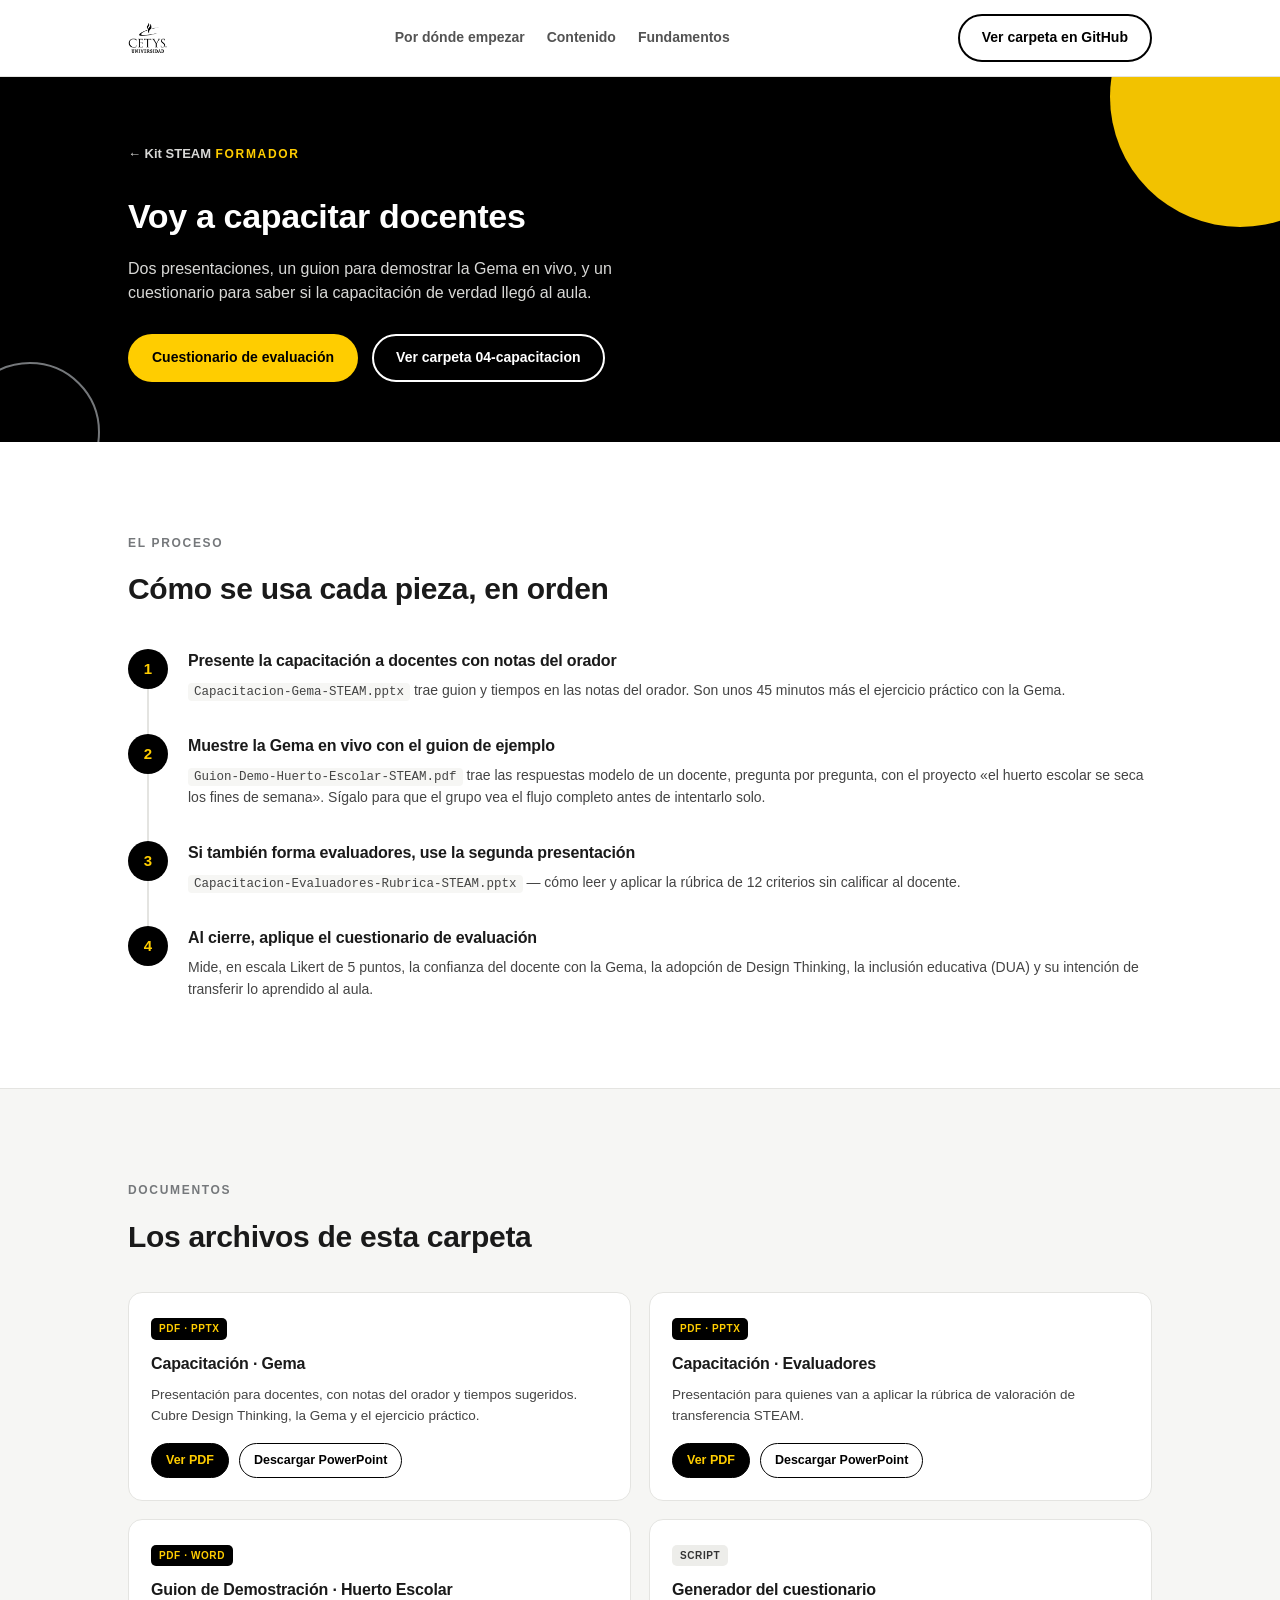
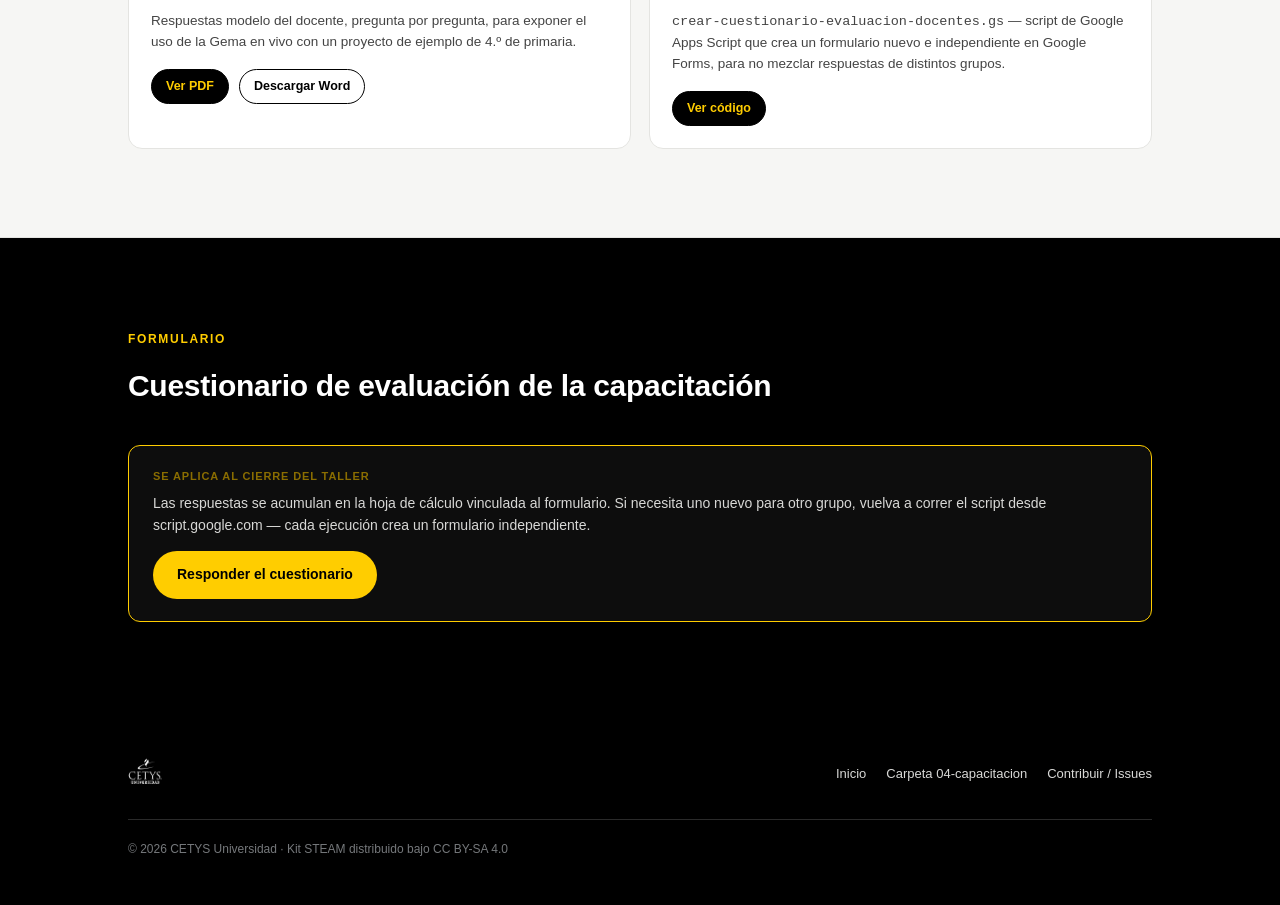
<file: docs/formador.html>
<!DOCTYPE html>
<html lang="es">
<head>
<meta charset="UTF-8">
<meta name="viewport" content="width=device-width, initial-scale=1.0">
<title>Formador · Kit STEAM · CETYS</title>
<meta name="description" content="Guía detallada para el formador: presentaciones de capacitación, guion de demostración de la Gema y cuestionario de evaluación de la capacitación.">
<link rel="stylesheet" href="assets/styles.css">
</head>
<body>

<header class="site-nav">
  <div class="nav-inner">
    <a class="logo-link" href="index.html"><img src="assets/cetys-logotipo-negro.png" alt="CETYS Universidad"></a>
    <nav class="nav-links">
      <a href="index.html#empezar">Por dónde empezar</a>
      <a href="index.html#contenido">Contenido</a>
      <a href="index.html#fundamentos">Fundamentos</a>
    </nav>
    <a class="btn btn-outline-black nav-cta" href="https://github.com/eruelas-cetys/steam/tree/main/04-capacitacion" target="_blank" rel="noopener">Ver carpeta en GitHub</a>
  </div>
</header>

<section class="role-hero">
  <div class="circle rc1"></div>
  <div class="circle rc2"></div>
  <div class="wrap role-hero-inner">
    <a class="breadcrumb" href="index.html">← Kit STEAM</a>
    <span class="eyebrow on-black">Formador</span>
    <h1>Voy a capacitar docentes</h1>
    <p class="lead">Dos presentaciones, un guion para demostrar la Gema en vivo, y un cuestionario para saber si la capacitación de verdad llegó al aula.</p>
    <div class="hero-ctas">
      <a class="btn btn-yellow" href="https://docs.google.com/forms/d/e/1FAIpQLSeBpT1_KdAah0Wa35WcBv2gscRtcO41Vxu0KSvgbutrTcHspw/viewform" target="_blank" rel="noopener">Cuestionario de evaluación</a>
      <a class="btn btn-outline-white" href="https://github.com/eruelas-cetys/steam/tree/main/04-capacitacion" target="_blank" rel="noopener">Ver carpeta 04-capacitacion</a>
    </div>
  </div>
</section>

<section>
  <div class="wrap">
    <span class="eyebrow">El proceso</span>
    <h2>Cómo se usa cada pieza, en orden</h2>
    <div class="steps-list">
      <div class="step">
        <div class="num">1</div>
        <div class="content">
          <h3>Presente la capacitación a docentes con notas del orador</h3>
          <p><code>Capacitacion-Gema-STEAM.pptx</code> trae guion y tiempos en las notas del orador. Son unos 45 minutos más el ejercicio práctico con la Gema.</p>
        </div>
      </div>
      <div class="step">
        <div class="num">2</div>
        <div class="content">
          <h3>Muestre la Gema en vivo con el guion de ejemplo</h3>
          <p><code>Guion-Demo-Huerto-Escolar-STEAM.pdf</code> trae las respuestas modelo de un docente, pregunta por pregunta, con el proyecto «el huerto escolar se seca los fines de semana». Sígalo para que el grupo vea el flujo completo antes de intentarlo solo.</p>
        </div>
      </div>
      <div class="step">
        <div class="num">3</div>
        <div class="content">
          <h3>Si también forma evaluadores, use la segunda presentación</h3>
          <p><code>Capacitacion-Evaluadores-Rubrica-STEAM.pptx</code> — cómo leer y aplicar la rúbrica de 12 criterios sin calificar al docente.</p>
        </div>
      </div>
      <div class="step">
        <div class="num">4</div>
        <div class="content">
          <h3>Al cierre, aplique el cuestionario de evaluación</h3>
          <p>Mide, en escala Likert de 5 puntos, la confianza del docente con la Gema, la adopción de Design Thinking, la inclusión educativa (DUA) y su intención de transferir lo aprendido al aula.</p>
        </div>
      </div>
    </div>
  </div>
</section>

<section class="fases-section">
  <div class="wrap">
    <span class="eyebrow">Documentos</span>
    <h2>Los archivos de esta carpeta</h2>
    <div class="doc-cards">
      <div class="doc-card">
        <span class="filetag pdf">PDF · PPTX</span>
        <h3>Capacitación · Gema</h3>
        <p>Presentación para docentes, con notas del orador y tiempos sugeridos. Cubre Design Thinking, la Gema y el ejercicio práctico.</p>
        <div class="doc-links">
          <a class="primary" href="https://github.com/eruelas-cetys/steam/blob/main/04-capacitacion/Capacitacion-Gema-STEAM.pdf" target="_blank" rel="noopener">Ver PDF</a>
          <a href="https://github.com/eruelas-cetys/steam/raw/main/04-capacitacion/Capacitacion-Gema-STEAM.pptx">Descargar PowerPoint</a>
        </div>
      </div>
      <div class="doc-card">
        <span class="filetag pdf">PDF · PPTX</span>
        <h3>Capacitación · Evaluadores</h3>
        <p>Presentación para quienes van a aplicar la rúbrica de valoración de transferencia STEAM.</p>
        <div class="doc-links">
          <a class="primary" href="https://github.com/eruelas-cetys/steam/blob/main/04-capacitacion/Capacitacion-Evaluadores-Rubrica-STEAM.pdf" target="_blank" rel="noopener">Ver PDF</a>
          <a href="https://github.com/eruelas-cetys/steam/raw/main/04-capacitacion/Capacitacion-Evaluadores-Rubrica-STEAM.pptx">Descargar PowerPoint</a>
        </div>
      </div>
      <div class="doc-card">
        <span class="filetag pdf">PDF · WORD</span>
        <h3>Guion de Demostración · Huerto Escolar</h3>
        <p>Respuestas modelo del docente, pregunta por pregunta, para exponer el uso de la Gema en vivo con un proyecto de ejemplo de 4.º de primaria.</p>
        <div class="doc-links">
          <a class="primary" href="https://github.com/eruelas-cetys/steam/blob/main/04-capacitacion/Guion-Demo-Huerto-Escolar-STEAM.pdf" target="_blank" rel="noopener">Ver PDF</a>
          <a href="https://github.com/eruelas-cetys/steam/raw/main/04-capacitacion/Guion-Demo-Huerto-Escolar-STEAM.docx">Descargar Word</a>
        </div>
      </div>
      <div class="doc-card">
        <span class="filetag code">SCRIPT</span>
        <h3>Generador del cuestionario</h3>
        <p><code>crear-cuestionario-evaluacion-docentes.gs</code> — script de Google Apps Script que crea un formulario nuevo e independiente en Google Forms, para no mezclar respuestas de distintos grupos.</p>
        <div class="doc-links">
          <a class="primary" href="https://github.com/eruelas-cetys/steam/blob/main/04-capacitacion/crear-cuestionario-evaluacion-docentes.gs" target="_blank" rel="noopener">Ver código</a>
        </div>
      </div>
    </div>
  </div>
</section>

<section class="recursos">
  <div class="wrap">
    <span class="eyebrow on-black">Formulario</span>
    <h2>Cuestionario de evaluación de la capacitación</h2>
    <div class="form-callout" style="background:#0D0D0D; border-color:var(--yellow);">
      <span class="lbl">Se aplica al cierre del taller</span>
      <p style="color:#D8D8D6;">Las respuestas se acumulan en la hoja de cálculo vinculada al formulario. Si necesita uno nuevo para otro grupo, vuelva a correr el script desde script.google.com — cada ejecución crea un formulario independiente.</p>
      <a class="btn btn-yellow" href="https://docs.google.com/forms/d/e/1FAIpQLSeBpT1_KdAah0Wa35WcBv2gscRtcO41Vxu0KSvgbutrTcHspw/viewform" target="_blank" rel="noopener">Responder el cuestionario</a>
    </div>
  </div>
</section>

<footer>
  <div class="wrap">
    <div class="footer-inner">
      <a class="logo-link" href="index.html"><img src="assets/cetys-logotipo-blanco.png" alt="CETYS Universidad" style="height:26px;"></a>
      <div class="footer-links">
        <a href="index.html">Inicio</a>
        <a href="https://github.com/eruelas-cetys/steam/tree/main/04-capacitacion" target="_blank" rel="noopener">Carpeta 04-capacitacion</a>
        <a href="https://github.com/eruelas-cetys/steam/issues" target="_blank" rel="noopener">Contribuir / Issues</a>
      </div>
    </div>
    <p class="copyright">© 2026 CETYS Universidad · Kit STEAM distribuido bajo CC BY-SA 4.0</p>
  </div>
</footer>

</body>
</html>
</file>
<file: docs/assets/styles.css>
:root{
  --black:#000000;
  --grey:#75787B;
  --yellow:#FFCD00;
  --white:#FFFFFF;
  --offwhite:#F6F6F4;
  --line:#E4E4E1;
  --ink:#1A1A1A;
}
*{box-sizing:border-box;}
html{scroll-behavior:smooth;}
body{
  margin:0;
  font-family:-apple-system,BlinkMacSystemFont,"Segoe UI",Roboto,Helvetica,Arial,sans-serif;
  color:var(--ink);
  background:var(--white);
  line-height:1.55;
}
h1,h2,h3{font-weight:800; letter-spacing:-0.01em;}
a{color:inherit;}
.wrap{max-width:1080px; margin:0 auto; padding:0 28px;}
section{padding:88px 0;}
.eyebrow{
  display:inline-block;
  font-size:12px;
  font-weight:700;
  letter-spacing:0.14em;
  text-transform:uppercase;
  color:var(--grey);
  margin-bottom:14px;
}
.eyebrow.on-black{color:var(--yellow);}
h2{font-size:30px; margin:0 0 20px;}
h2 .accent{color:var(--yellow); -webkit-text-stroke:1px var(--black);}

/* ---- Nav ---- */
header.site-nav{
  position:sticky; top:0; z-index:50;
  background:var(--white);
  border-bottom:1px solid var(--line);
}
.nav-inner{
  max-width:1080px; margin:0 auto; padding:14px 28px;
  display:flex; align-items:center; justify-content:space-between; gap:20px;
}
.nav-inner img{height:30px; display:block;}
.nav-inner a.logo-link{display:flex; align-items:center;}
.nav-links{display:flex; gap:22px; font-size:14px; font-weight:600;}
.nav-links a{text-decoration:none; color:var(--ink); opacity:0.75;}
.nav-links a:hover{opacity:1;}
.btn{
  display:inline-block;
  padding:11px 22px;
  border-radius:999px;
  font-weight:700;
  font-size:14px;
  text-decoration:none;
  border:2px solid transparent;
  transition:transform .15s ease;
}
.btn:hover{transform:translateY(-1px);}
.btn-yellow{background:var(--yellow); color:var(--black);}
.btn-outline-black{border-color:var(--black); color:var(--black);}
.btn-outline-white{border-color:var(--white); color:var(--white);}
.btn-outline-yellow{border-color:var(--yellow); color:var(--yellow);}
.nav-cta{display:none;}
@media(min-width:720px){ .nav-cta{display:inline-block;} }

/* ---- Hero (home) ---- */
.hero{
  position:relative;
  background:var(--black);
  color:var(--white);
  overflow:hidden;
  padding:110px 0 96px;
}
.hero .circle{position:absolute; border-radius:50%;}
.hero .c1{width:420px; height:420px; background:var(--yellow); opacity:0.95; right:-140px; top:-160px;}
.hero .c2{width:200px; height:200px; border:2px solid var(--grey); right:60px; bottom:-90px;}
.hero .c3{width:90px; height:90px; background:var(--grey); left:-20px; bottom:40px; opacity:0.5;}
.hero-inner{position:relative; z-index:2;}
.hero h1{font-size:48px; line-height:1.08; margin:0 0 18px; max-width:640px;}
.hero p.lead{font-size:18px; color:#D8D8D6; max-width:560px; margin:0 0 34px;}
.hero-ctas{display:flex; flex-wrap:wrap; gap:14px;}
@media(max-width:600px){ .hero h1{font-size:34px;} .hero .c1{width:280px;height:280px;right:-110px;top:-110px;} }

/* ---- Hero (subpage / role) ---- */
.role-hero{
  position:relative; background:var(--black); color:var(--white);
  overflow:hidden; padding:64px 0 60px;
}
.role-hero .circle{position:absolute; border-radius:50%;}
.role-hero .rc1{width:260px; height:260px; background:var(--yellow); opacity:.95; right:-90px; top:-110px;}
.role-hero .rc2{width:140px; height:140px; border:2px solid var(--grey); left:-40px; bottom:-60px;}
.role-hero-inner{position:relative; z-index:2;}
.breadcrumb{
  font-size:13px; font-weight:600; color:#D8D8D6; text-decoration:none;
  display:inline-flex; align-items:center; gap:6px; margin-bottom:26px;
}
.breadcrumb:hover{color:var(--yellow);}
.role-hero h1{font-size:34px; margin:0 0 14px; max-width:600px;}
.role-hero p.lead{font-size:16px; color:#D8D8D6; max-width:560px; margin:0 0 28px;}

/* ---- Qué resuelve / callouts ---- */
.callout{
  border-left:4px solid var(--yellow);
  padding:4px 0 4px 22px;
  font-size:19px;
  color:#333;
  max-width:760px;
}

/* ---- Fases (home) ---- */
.fases-section{background:var(--offwhite); border-top:1px solid var(--line); border-bottom:1px solid var(--line);}
.fases{display:grid; grid-template-columns:repeat(5,1fr); gap:18px; margin-top:36px;}
@media(max-width:820px){ .fases{grid-template-columns:1fr 1fr;} }
@media(max-width:480px){ .fases{grid-template-columns:1fr;} }
.fase{background:var(--white); border:1px solid var(--line); border-radius:12px; padding:22px 18px;}
.fase .num{
  width:38px; height:38px; border-radius:50%;
  background:var(--black); color:var(--yellow);
  display:flex; align-items:center; justify-content:center;
  font-weight:800; font-size:15px; margin-bottom:14px;
}
.fase h3{font-size:16px; margin:0 0 8px;}
.fase p{font-size:14px; color:var(--grey); margin:0;}
.fase.destacada{border-color:var(--yellow); background:#FFFBEA;}
.fase.destacada .num{background:var(--yellow); color:var(--black);}

/* ---- Cards grid (roles / carpetas, home) ---- */
.grid-cards{display:grid; grid-template-columns:repeat(2,1fr); gap:20px; margin-top:36px;}
@media(max-width:700px){ .grid-cards{grid-template-columns:1fr;} }
.grid-cards.five{grid-template-columns:repeat(3,1fr);}
@media(max-width:900px){ .grid-cards.five{grid-template-columns:repeat(2,1fr);} }
@media(max-width:520px){ .grid-cards.five{grid-template-columns:1fr;} }
.card{
  border:1px solid var(--line); border-radius:14px; padding:26px;
  background:var(--white);
  transition:border-color .15s ease, transform .15s ease;
}
.card:hover{border-color:var(--yellow); transform:translateY(-2px);}
.card .tag{
  display:inline-block; font-size:11px; font-weight:700; letter-spacing:0.08em;
  text-transform:uppercase; color:var(--black); background:var(--yellow);
  padding:3px 9px; border-radius:6px; margin-bottom:14px;
}
.card h3{font-size:17px; margin:0 0 8px;}
.card p{font-size:14px; color:#444; margin:0 0 14px;}
.card a.go{font-size:13px; font-weight:700; text-decoration:none; color:var(--black);}
.card a.go::after{content:" →"; color:var(--yellow); font-weight:900;}

/* ---- Pasos (subpages) ---- */
.steps-list{margin-top:36px; position:relative;}
.step{display:flex; gap:20px; padding-bottom:32px; position:relative;}
.step:last-child{padding-bottom:0;}
.step::before{
  content:""; position:absolute; left:19px; top:40px; bottom:0; width:2px; background:var(--line);
}
.step:last-child::before{display:none;}
.step .num{
  flex:0 0 auto; width:40px; height:40px; border-radius:50%;
  background:var(--black); color:var(--yellow); font-weight:800; font-size:15px;
  display:flex; align-items:center; justify-content:center; z-index:2;
}
.step .content h3{font-size:16px; margin:0 0 6px;}
.step .content p{font-size:14px; color:#444; margin:0;}
.step .content code{background:var(--offwhite); padding:2px 6px; border-radius:4px; font-size:12.5px;}

/* ---- Tarjetas de documento (subpages) ---- */
.doc-cards{display:grid; grid-template-columns:repeat(2,1fr); gap:18px; margin-top:32px;}
@media(max-width:700px){ .doc-cards{grid-template-columns:1fr;} }
.doc-card{border:1px solid var(--line); border-radius:14px; padding:22px; background:var(--white);}
.doc-card .filetag{
  display:inline-block; font-size:10px; font-weight:800; letter-spacing:.06em;
  text-transform:uppercase; padding:3px 8px; border-radius:5px; margin-bottom:12px;
}
.doc-card .filetag.pdf{background:var(--black); color:var(--yellow);}
.doc-card .filetag.docx,
.doc-card .filetag.pptx,
.doc-card .filetag.code,
.doc-card .filetag.md{background:#EDEDEA; color:#333;}
.doc-card h3{font-size:16px; margin:0 0 8px;}
.doc-card p{font-size:13.5px; color:#444; margin:0 0 16px;}
.doc-card .doc-links{display:flex; gap:10px; flex-wrap:wrap;}
.doc-card .doc-links a{
  font-size:12.5px; font-weight:700; text-decoration:none; padding:7px 14px;
  border-radius:999px; border:1.5px solid var(--black); color:var(--black);
}
.doc-card .doc-links a.primary{background:var(--black); color:var(--yellow); border-color:var(--black);}
.doc-card .doc-links a:hover{border-color:var(--yellow);}

.form-callout{
  margin-top:36px; border:1.5px solid var(--yellow); border-radius:12px; background:#FFFBEA; padding:22px 24px;
}
.form-callout .lbl{
  font-size:11px; text-transform:uppercase; letter-spacing:.08em; color:#8A6D00;
  font-weight:800; display:block; margin-bottom:8px;
}
.form-callout p{margin:0 0 14px; font-size:14px; color:#333;}

/* ---- Recursos en vivo (home) ---- */
.recursos{background:var(--black); color:var(--white);}
.recursos h2{color:var(--white);}
.recursos-grid{display:grid; grid-template-columns:repeat(4,1fr); gap:14px; margin-top:32px;}
@media(max-width:820px){ .recursos-grid{grid-template-columns:1fr 1fr;} }
@media(max-width:480px){ .recursos-grid{grid-template-columns:1fr;} }
.recurso-btn{
  display:block; text-align:left; text-decoration:none;
  border:1px solid #333; border-radius:12px; padding:20px;
  color:var(--white); background:#0D0D0D;
}
.recurso-btn:hover{border-color:var(--yellow);}
.recurso-btn .lbl{font-size:11px; text-transform:uppercase; letter-spacing:0.08em; color:var(--yellow); font-weight:700; display:block; margin-bottom:8px;}
.recurso-btn .name{font-size:15px; font-weight:700; display:block;}
.recurso-btn .desc{font-size:12.5px; color:#B9B9B7; margin:8px 0 0; line-height:1.5;}
.recursos-grid.five{grid-template-columns:repeat(5,1fr);}
@media(max-width:1000px){ .recursos-grid.five{grid-template-columns:repeat(3,1fr);} }
@media(max-width:640px){ .recursos-grid.five{grid-template-columns:1fr 1fr;} }
@media(max-width:480px){ .recursos-grid.five{grid-template-columns:1fr;} }

/* ---- Tres ideas (home) ---- */
.ideas{display:grid; grid-template-columns:repeat(3,1fr); gap:26px; margin-top:36px;}
@media(max-width:820px){ .ideas{grid-template-columns:1fr;} }
.idea{position:relative; padding-left:6px;}
.idea .q{font-size:44px; color:var(--yellow); font-weight:900; line-height:1; display:block; margin-bottom:4px;}
.idea p{font-size:15px; color:#333; margin:0;}
.idea strong{color:var(--black);}

/* ---- Créditos (home) ---- */
.creditos-section{background:var(--offwhite); border-top:1px solid var(--line); border-bottom:1px solid var(--line);}
table.creditos{width:100%; border-collapse:collapse; margin-top:30px; font-size:16px;}
table.creditos th{
  text-align:left; font-size:12px; text-transform:uppercase; letter-spacing:0.08em;
  color:var(--grey); border-bottom:2px solid var(--black); padding:0 12px 10px 0;
}
table.creditos td{padding:14px 12px 14px 0; border-bottom:1px solid var(--line); vertical-align:top; line-height:1.7;}
table.creditos tr:last-child td{border-bottom:none;}
.institucion-line{margin-top:24px; font-size:14px; color:var(--grey);}
.institucion-line strong{color:var(--ink);}

/* ---- Licencia (home) ---- */
.licencia-box{display:flex; gap:24px; align-items:flex-start; flex-wrap:wrap; margin-top:30px;}
.badge-ccbysa{
  flex:0 0 auto; border:2px solid var(--black); border-radius:10px;
  padding:14px 18px; font-size:12px; font-weight:800; letter-spacing:0.04em;
  text-align:center; color:var(--black);
}
.badge-ccbysa span{display:block; font-size:10px; font-weight:600; color:var(--grey); margin-top:4px;}
.cita-box{
  flex:1; min-width:260px; background:var(--offwhite); border:1px solid var(--line);
  border-left:4px solid var(--yellow); border-radius:8px; padding:18px 20px;
  font-family:ui-monospace,SFMono-Regular,Menlo,Consolas,monospace; font-size:13px; color:#333;
}

/* ---- Footer ---- */
footer{background:var(--black); color:#B9B9B7; padding:48px 0 36px;}
.footer-inner{display:flex; justify-content:space-between; align-items:center; flex-wrap:wrap; gap:20px;}
.footer-links{display:flex; gap:20px; font-size:13px; flex-wrap:wrap;}
.footer-links a{text-decoration:none; color:#D8D8D6;}
.footer-links a:hover{color:var(--yellow);}
.footer-qr{display:flex; align-items:center; gap:12px;}
.footer-qr img{width:56px; height:56px; border-radius:6px; background:#fff; padding:4px;}
.footer-qr span{font-size:12px; color:var(--grey); max-width:120px; line-height:1.3;}
.copyright{font-size:12px; color:var(--grey); margin-top:28px; border-top:1px solid #2A2A2A; padding-top:20px;}
</file>
